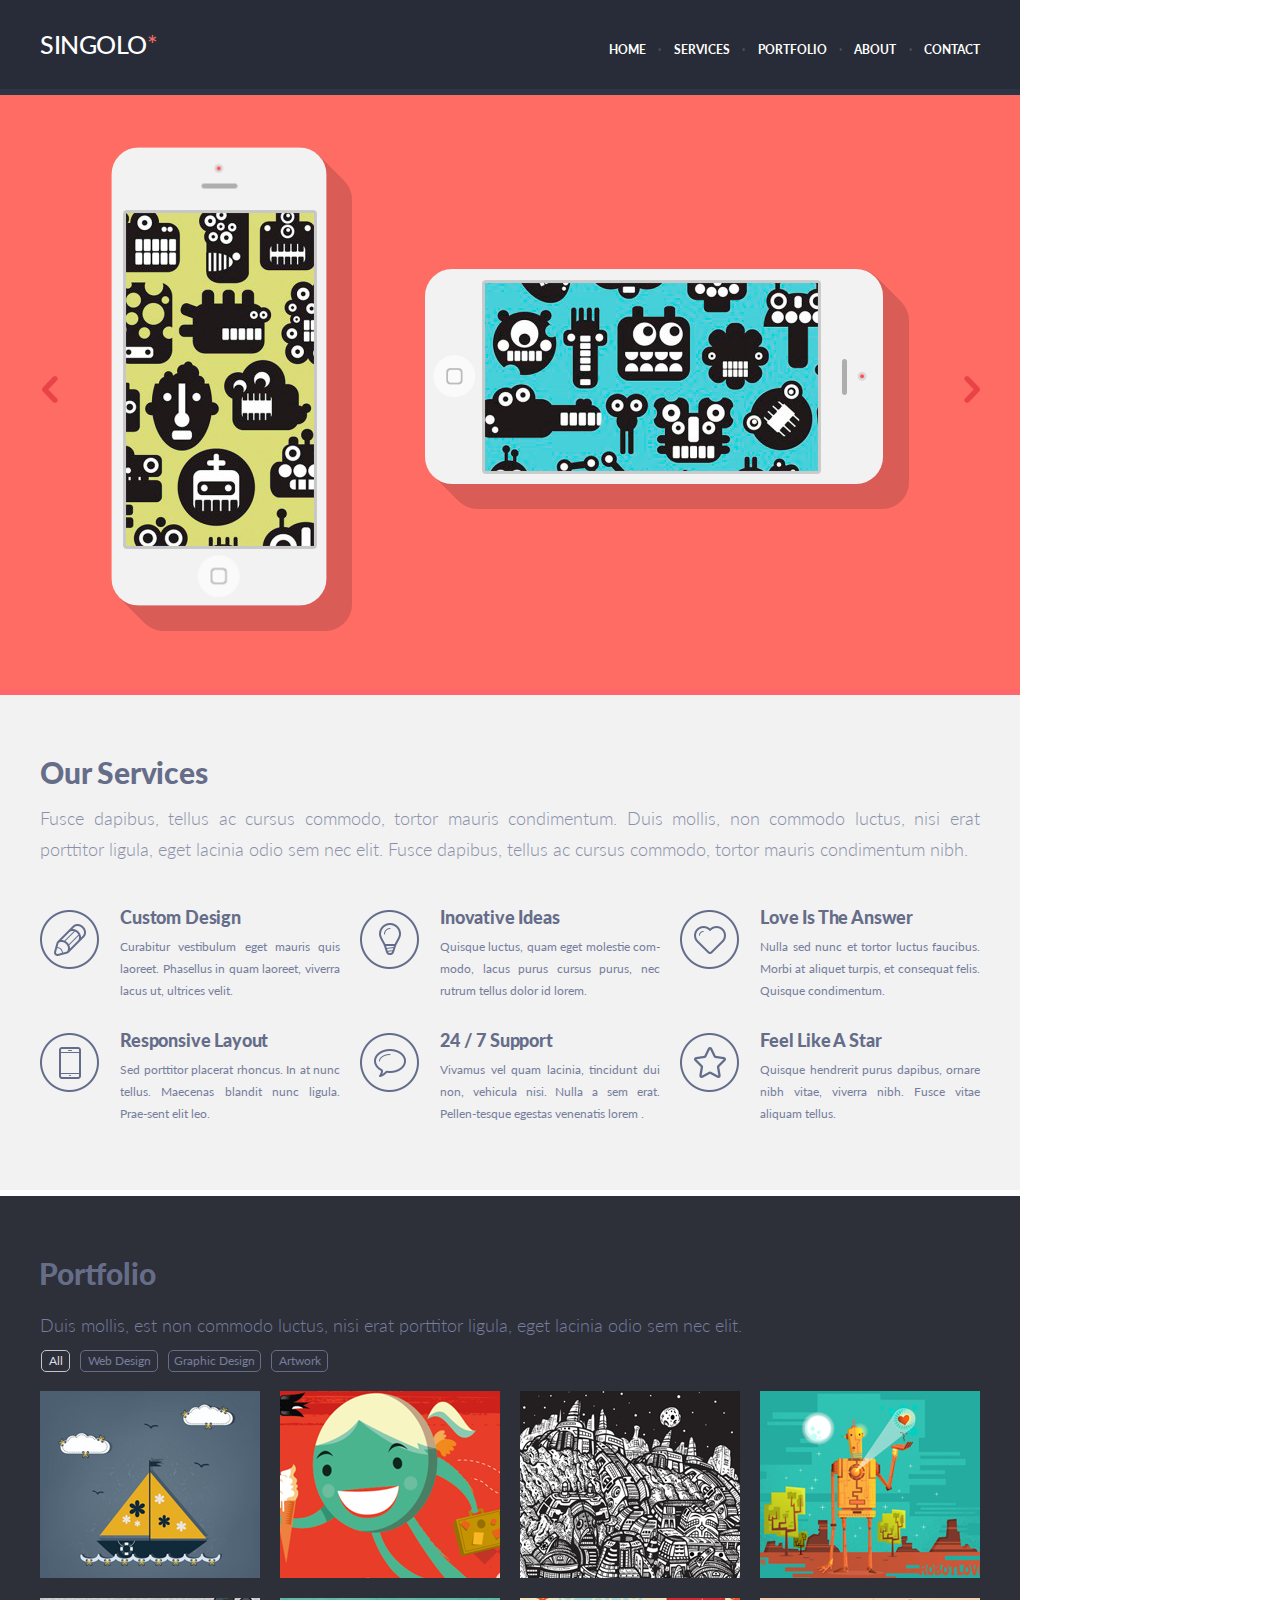
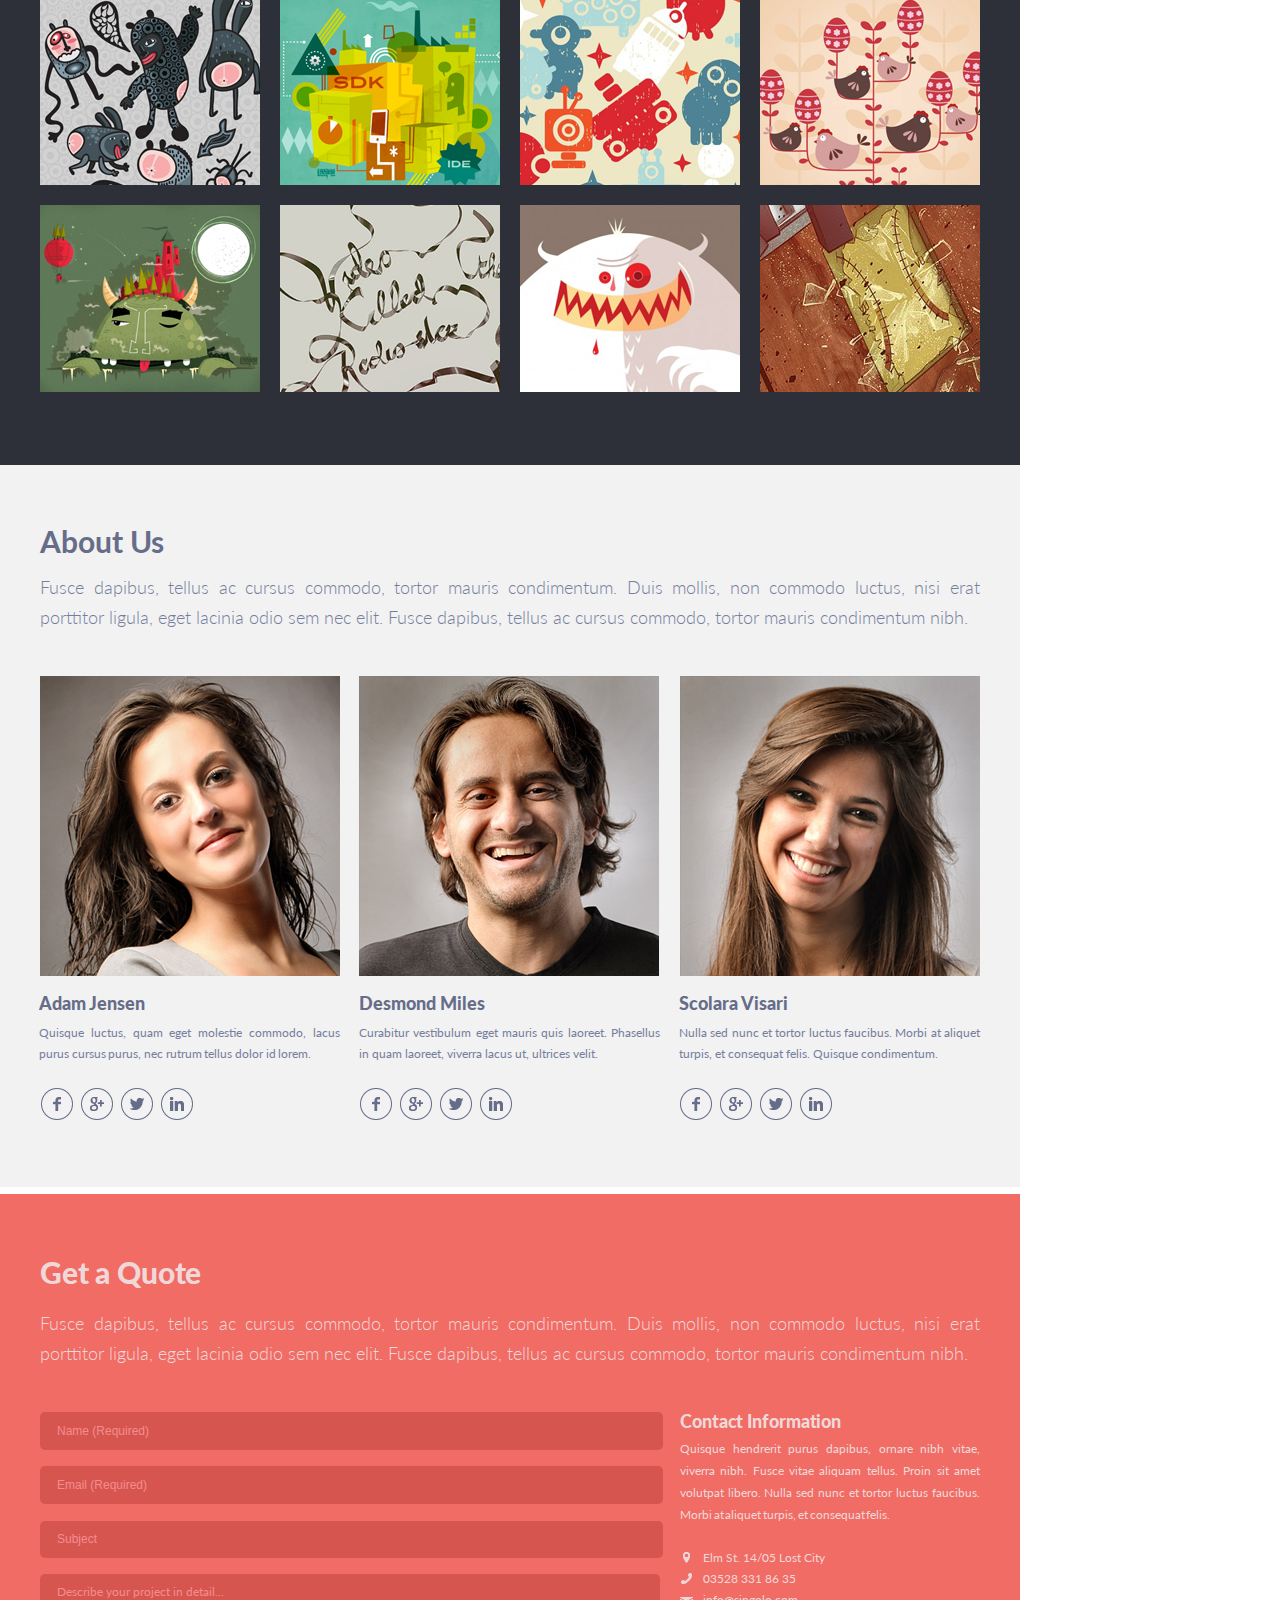
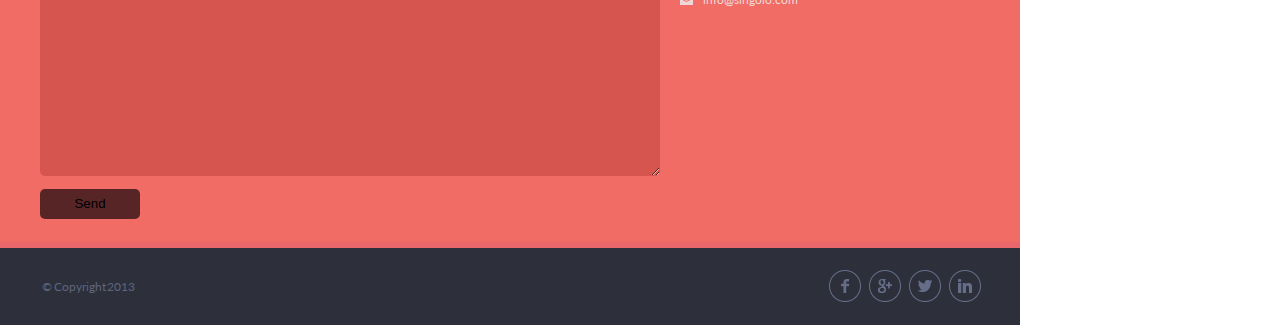
<file: index.html>
<!DOCTYPE html>
<html lang="en">
<head>
    <meta charset="UTF-8">
    <meta name="viewport" content="width=device-width, initial-scale=1.0">
    <link href="https://fonts.googleapis.com/css?family=Lato:300,400,500,700,900&display=swap" rel="stylesheet">
    <link href="./style.css" rel="stylesheet">
    <title>Singolo</title>
</head>
<body>
<header class="header" id="home">
    <div class="wrapper">
        <a href="#" class="logo">SINGOLO<span>*</span></a>
        <nav class="navigation">
            <div class="links">
                <div><a href="#home">HOME</a></div>
                <span>·</span>
                <div><a href="#services">SERVICES</a></div>
                <span>·</span>
                <div><a href="#portfolio">PORTFOLIO</a></div>
                <span>·</span>
                <div><a href="#about">ABOUT</a></div>
                <span>·</span>
                <div><a href="#contact">CONTACT</a></div>
            </div>
        </nav>
    </div>
</header>
<div class="header__bottom"></div>
<section class="slider">
    <div class="wrapper">
        <div class="controls">
            <div class="chev_left"></div>
            <div class="chev_right"></div>
        </div>
        <div class="slider_item active">
            <div class="slide1">
                <div class="iphone_vertical">
                    <span class="base"></span>
                    <span class="screen screen1"></span>
                    <span class="shadow"></span>
                </div>
                <div class="iphone_horizontal">
                    <span class="base"></span>
                    <span class="screen screen2"></span>
                    <span class="shadow"></span>
                </div>
            </div>
        </div>
        <div class="slider_item">
            <div class="slide2"></div>
        </div>
    </div>
</section>
<div class="slider__bottom"></div>
<section class="services" id="services">
    <div class="wrapper">
        <h1>Our Services</h1>
        <div class="slider_description">
            <div>Fusce dapibus, tellus ac cursus commodo, tortor mauris condimentum. Duis mollis, non commodo luctus,
                nisi erat porttitor ligula, eget lacinia odio sem nec elit. Fusce dapibus, tellus ac cursus commodo,
                tortor mauris condimentum nibh.
            </div>
        </div>
        <div class="layout-3-column">
            <div class="block">
                <div class="block__logo">
                    <span class="pen"></span>
                </div>
                <div>
                    <div class="block_header">Custom Design</div>
                    <div class="block_description">Curabitur vestibulum eget mauris quis laoreet. Phasellus in quam
                        laoreet, viverra lacus ut, ultrices velit.
                    </div>
                </div>
            </div>
            <div class="block">
                <div class="block__logo">
                    <span class="bulb"></span>
                </div>
                <div>
                    <div class="block_header">Inovative Ideas</div>
                    <div class="block_description">Quisque luctus, quam eget molestie com-modo, lacus purus cursus
                        purus, nec rutrum tellus dolor id lorem.
                    </div>
                </div>
            </div>
            <div class="block">
                <div class="block__logo">
                    <span class="heart"></span>
                </div>
                <div>
                    <div class="block_header">Love Is The Answer</div>
                    <div class="block_description">Nulla sed nunc et tortor luctus faucibus. Morbi at aliquet turpis,
                        et consequat felis. Quisque condimentum.
                    </div>
                </div>
            </div>
            <div class="block">
                <div class="block__logo">
                    <span class="phone"></span>
                </div>
                <div>
                    <div class="block_header">Responsive Layout</div>
                    <div class="block_description">Sed porttitor placerat rhoncus. In at nunc tellus. Maecenas blandit
                        nunc ligula. Prae-sent elit leo.
                    </div>
                </div>
            </div>
            <div class="block">
                <div class="block__logo">
                    <span class="bubble"></span>
                </div>
                <div>
                    <div class="block_header">24 / 7 Support</div>
                    <div class="block_description">Vivamus vel quam lacinia, tincidunt dui non, vehicula nisi. Nulla a
                        sem erat. Pellen-tesque egestas venenatis lorem .
                    </div>
                </div>
            </div>
            <div class="block">
                <div class="block__logo">
                    <span class="star"></span>
                </div>
                <div>
                    <div class="block_header">Feel Like A Star</div>
                    <div class="block_description">Quisque hendrerit purus dapibus, ornare nibh vitae, viverra nibh.
                        Fusce vitae aliquam tellus.
                    </div>
                </div>
            </div>
        </div>
    </div>
</section>
<div class="services-bottom"></div>
<main id="portfolio">
    <div class="wrapper">
        <div>
            <h2 class="main_header_title">Portfolio</h2>
            <div class="main_header_description">Duis mollis, est non commodo luctus, nisi erat porttitor ligula, eget
                lacinia odio sem nec elit.
            </div>
        </div>
        <div class="main_navigation">
            <div class="tag pinned">All</div>
            <div class="tag">Web Design</div>
            <div class="tag">Graphic Design</div>
            <div class="tag">Artwork</div>
        </div>
        <div class="pictures">
            <div class="picture">
                <span class="picture1"></span>
            </div>
            <div class="picture">
                <span class="picture2"></span>
            </div>
            <div class="picture">
                <span class="picture3"></span>
            </div>
            <div class="picture">
                <span class="picture4"></span>
            </div>
            <div class="picture">
                <span class="picture5"></span>
            </div>
            <div class="picture">
                <span class="picture6"></span>
            </div>
            <div class="picture">
                <span class="picture7"></span>
            </div>
            <div class="picture">
                <span class="picture8"></span>
            </div>
            <div class="picture">
                <span class="picture9"></span>
            </div>
            <div class="picture">
                <span class="picture10"></span>
            </div>
            <div class="picture">
                <span class="picture11"></span>
            </div>
            <div class="picture">
                <span class="picture12"></span>
            </div>
            <div class="picture">
                <span class="picture12"></span>
            </div>
            <div class="picture">
                <span class="picture12"></span>
            </div>
        </div>
        <div class="main_bottom_line"></div>
    </div>
</main>
<section class="people_section" id="about">
    <div class="wrapper">
        <h1 class="people_section_title">About Us</h1>
        <div class="people_section_description">
            Fusce dapibus, tellus ac cursus commodo, tortor mauris condimentum. Duis mollis, non commodo luctus, nisi
            erat porttitor ligula, eget lacinia odio sem nec elit. Fusce dapibus, tellus ac cursus commodo, tortor
            mauris condimentum nibh.
        </div>
        <div class="people">
            <div class="person_info">
                <div class="photo">
                    <span class="photo1"></span>
                </div>
                <h3 class="photo_name">Adam Jensen</h3>
                <p class="photo_description spaced">Quisque luctus, quam eget molestie commodo, lacus purus cursus
                    purus, nec rutrum tellus dolor id lorem.</p>
                <div class="first_person">
                    <div class="socials">
                        <div class="social">
                            <span class="facebook"></span>
                        </div>
                        <div class="social">
                            <span class="google"></span>
                        </div>
                        <div class="social">
                            <span class="twitter"></span>
                        </div>
                        <div class="social">
                            <span class="linkedin"></span>
                        </div>
                    </div>
                </div>
            </div>
            <div class="person_info">
                <div class="photo">
                    <span class="photo2"></span>
                </div>
                <h3 class="photo_name">Desmond Miles</h3>
                <p class="photo_description">Curabitur vestibulum eget mauris quis laoreet. Phasellus in quam laoreet,
                    viverra lacus ut, ultrices velit.</p>
                <div class="socials">
                    <div class="social">
                        <span class="facebook"></span>
                    </div>
                    <div class="social">
                        <span class="google"></span>
                    </div>
                    <div class="social">
                        <span class="twitter"></span>
                    </div>
                    <div class="social">
                        <span class="linkedin"></span>
                    </div>
                </div>
            </div>
            <div class="person_info">
                <div class="photo">
                    <span class="photo3"></span>
                </div>
                <h3 class="photo_name">Scolara Visari</h3>
                <p class="photo_description">Nulla sed nunc et tortor luctus faucibus. Morbi at aliquet turpis, et
                    consequat felis. Quisque condimentum.</p>
                <div class="socials">
                    <div class="social">
                        <span class="facebook"></span>
                    </div>
                    <div class="social">
                        <span class="google"></span>
                    </div>
                    <div class="social">
                        <span class="twitter"></span>
                    </div>
                    <div class="social">
                        <span class="linkedin"></span>
                    </div>
                </div>
            </div>
        </div>
        <div class="people_section_bottom_line"></div>
    </div>
</section>
<section class="quote" id="contact">
    <div class="wrapper">
        <h2 class="quote_title">Get a Quote</h2>
        <div class="quote_description">Fusce dapibus, tellus ac cursus commodo, tortor mauris condimentum. Duis mollis,
            non commodo luctus, nisi erat porttitor ligula, eget lacinia odio sem nec elit. Fusce dapibus, tellus ac
            cursus commodo, tortor mauris condimentum nibh.
        </div>
        <div class="quote_container">
            <form class="quote_form" onsubmit="popup()">
                <label>
                    <input class="comment_name" type="text" placeholder="Name (Required)" pattern="^[A-Za-z0-9]{8,}$"
                           required/>
                </label>
                <label>
                    <input class="comment_email" type="text" placeholder="Email (Required)"
                           pattern="^[a-z0-9._%+-]+@[a-z0-9.-]+\.[a-z]{2,4}$" required/>
                </label>
                <label>
                    <input class="comment_subject" type="text" placeholder="Subject"/>
                </label>
                <label>
                    <textarea class="comment_description" placeholder="Describe your project in detail..."></textarea>
                </label>
                <div class="button_submit">
                    <button id="show" type="submit">Send</button>
                </div>
            </form>
            <div class="popup">
                <div>
                    <h3>The letter was sent</h3>
                    <div class="popup-subject"></div>
                    <div class="popup-description"></div>
                    <div class="popupOkButton">OK</div>
                </div>
            </div>
            <div class="contact_info">
                <h3 class="contact_title">Contact Information</h3>
                <p class="contact_description">Quisque hendrerit purus dapibus, ornare nibh vitae, viverra nibh. Fusce
                    vitae aliquam tellus. Proin sit amet volutpat libero. Nulla sed nunc et tortor luctus faucibus.
                    Morbi at aliquet turpis, et consequat felis.</p>
                <div class="item_info">
                    <div class="item_icon">
                        <span class="location_icon"></span>
                    </div>
                    <div class="location_text">Elm St. 14/05 Lost City</div>
                </div>
                <div class="item_info">
                    <div class="item_icon">
                        <span class="phone_icon"></span>
                    </div>
                    <a href="tel:035283318635" class="phone_link">
                        <div class="phone_text">03528 331 86 35</div>
                    </a>
                </div>
                <div class="item_info">
                    <div class="item_icon">
                        <span class="email_icon"></span>
                    </div>
                    <a href="mailto:ask@info@singolo.com" class="email_link">
                        <div class="email_text">info@singolo.com</div>
                    </a>
                </div>
            </div>
        </div>
    </div>
</section>
<div class="quote_bottom_line"></div>
<footer>
    <div class="wrapper">
        <div class="copyright">© Copyright 2013</div>
        <div class="bottom_socials">
            <div class="social">
                <span class="facebook"></span>
            </div>
            <div class="social">
                <span class="google"></span>
            </div>
            <div class="social">
                <span class="twitter"></span>
            </div>
            <div class="social">
                <span class="linkedin"></span>
            </div>
        </div>
    </div>
</footer>
<script src="./script.js"></script>
</body>
</html>
</file>
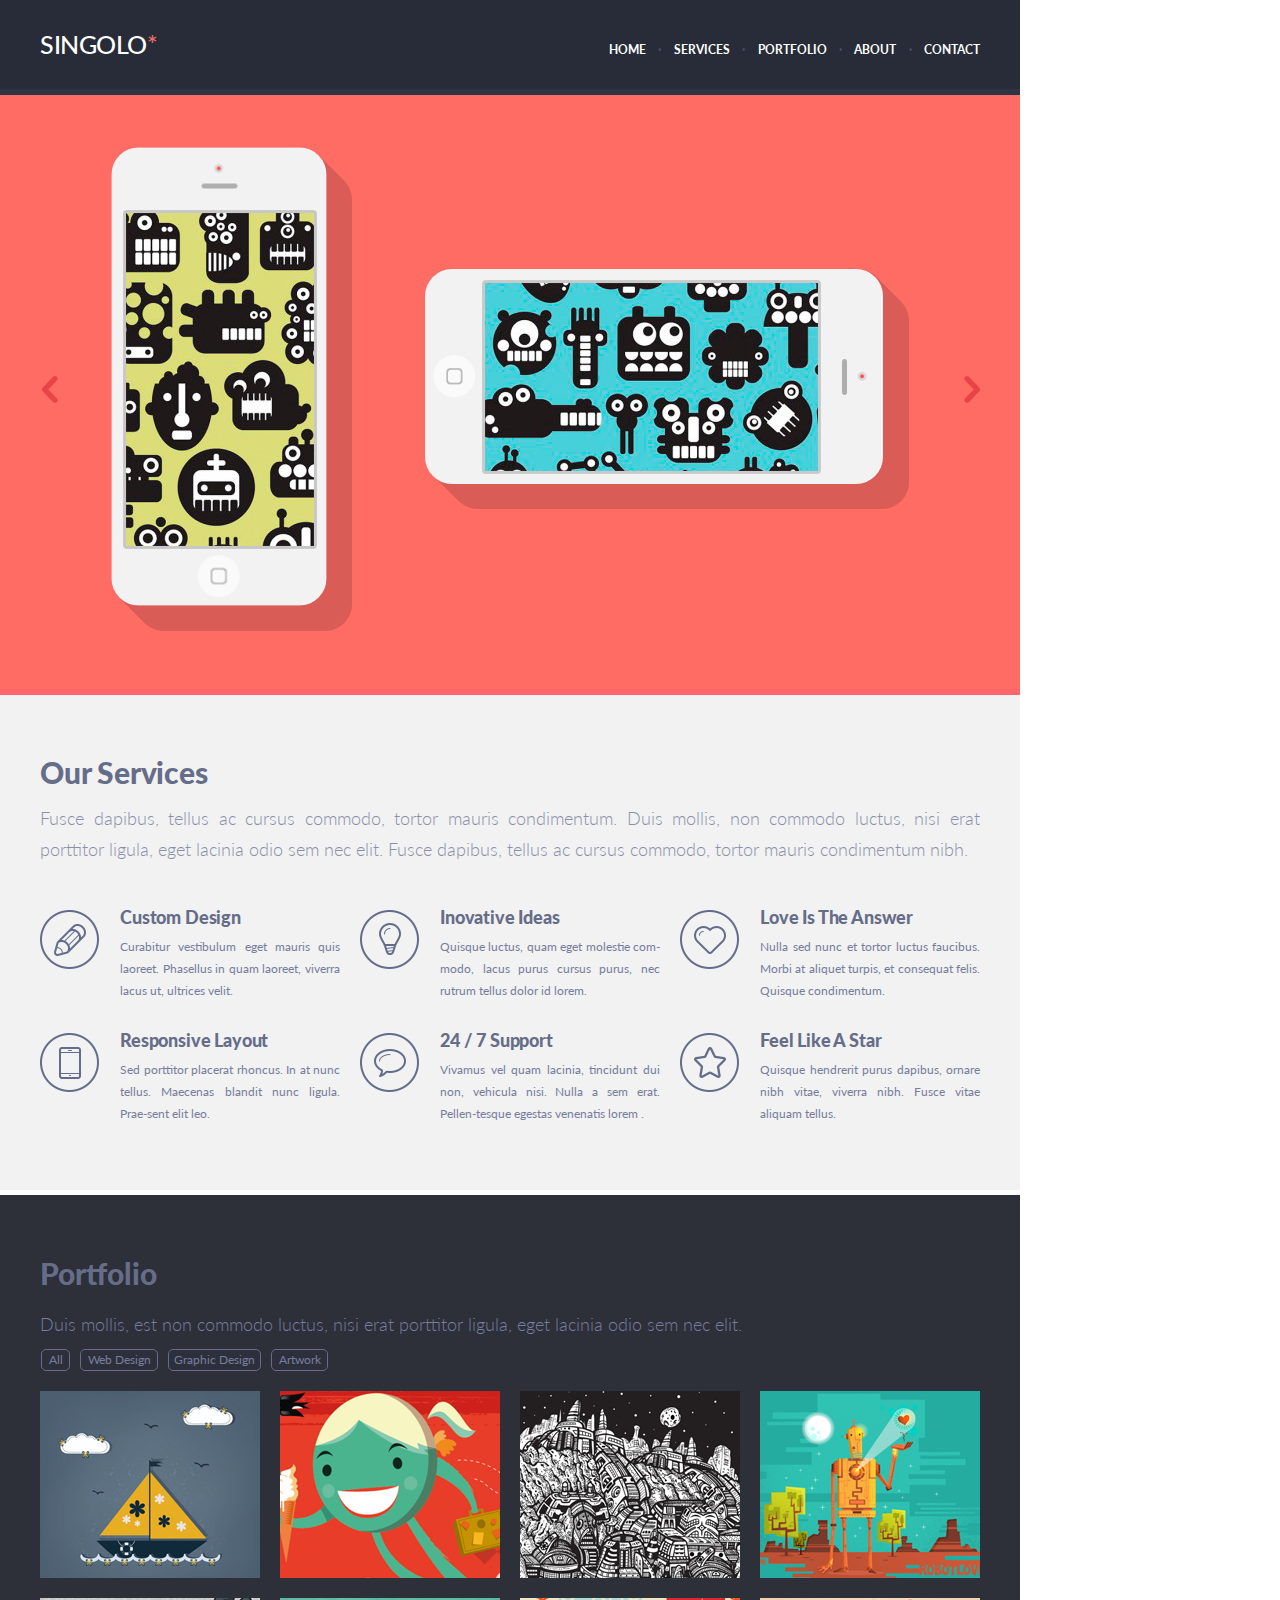
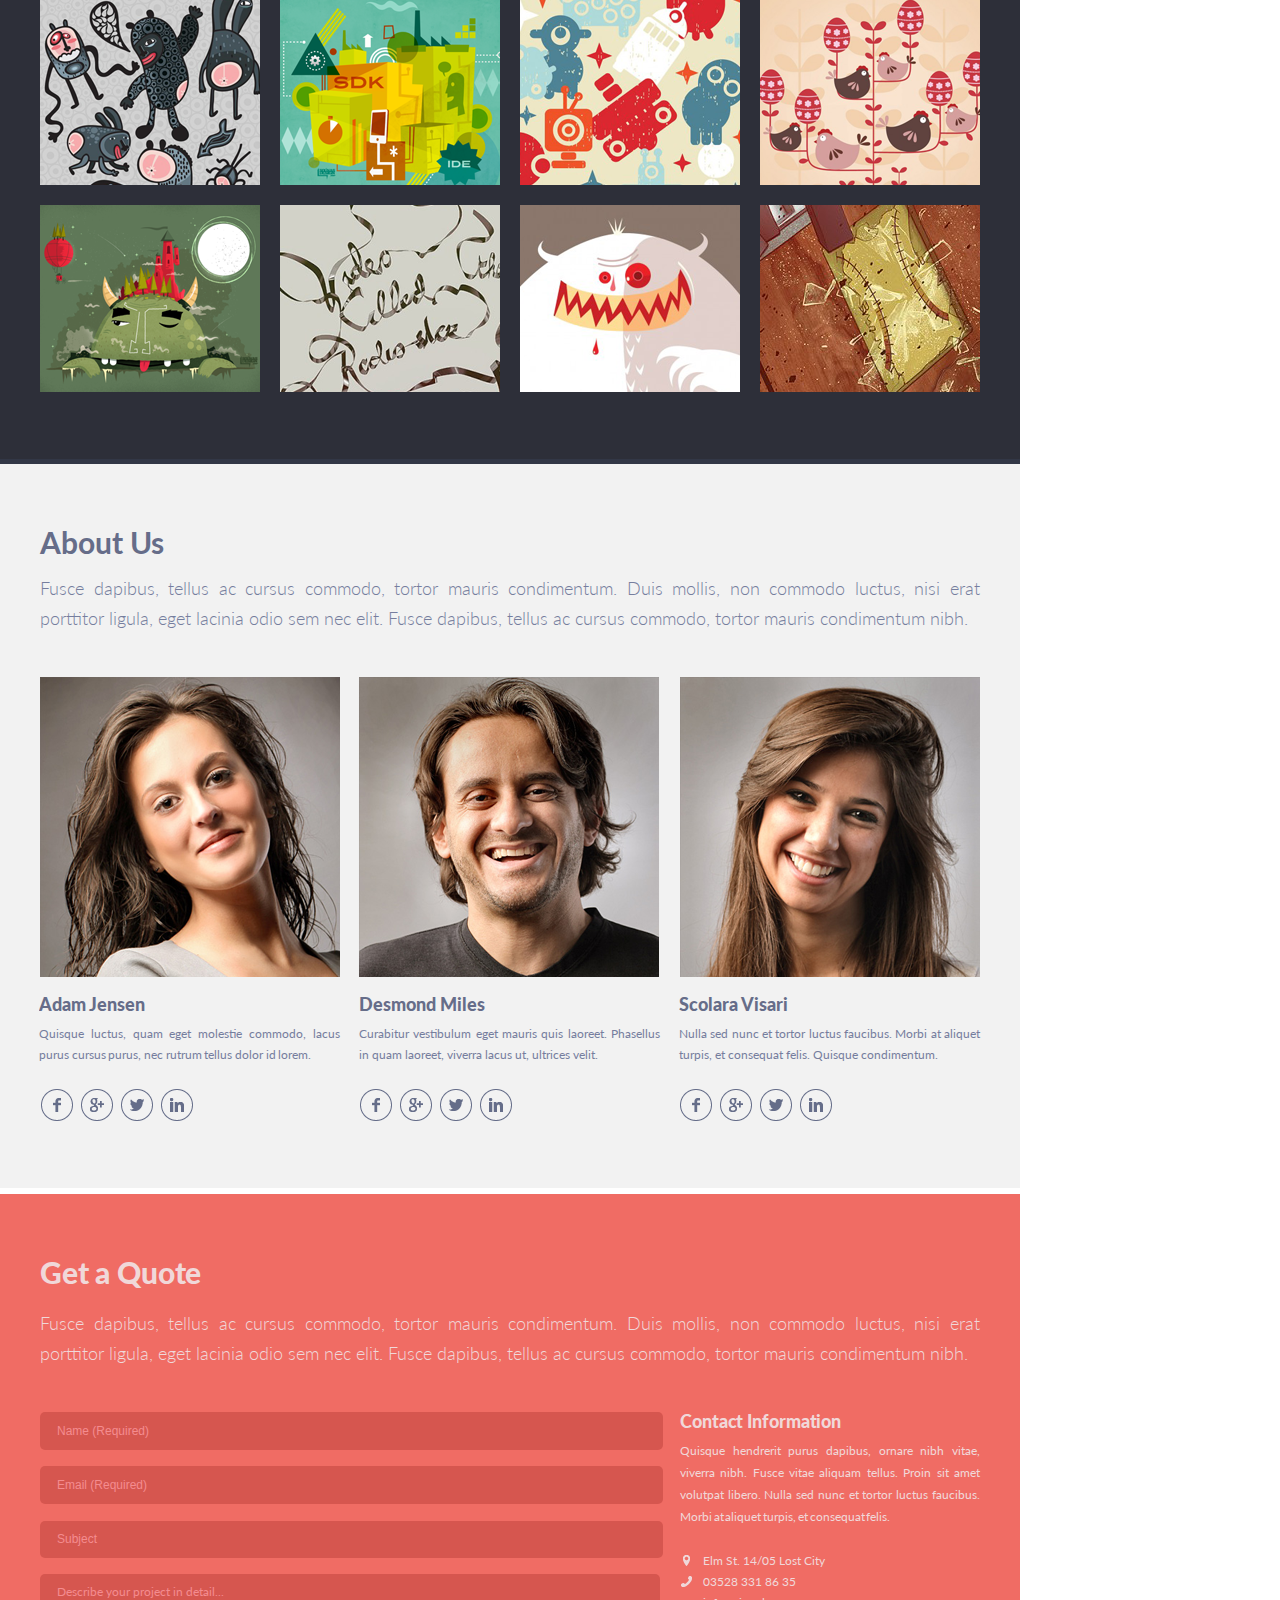
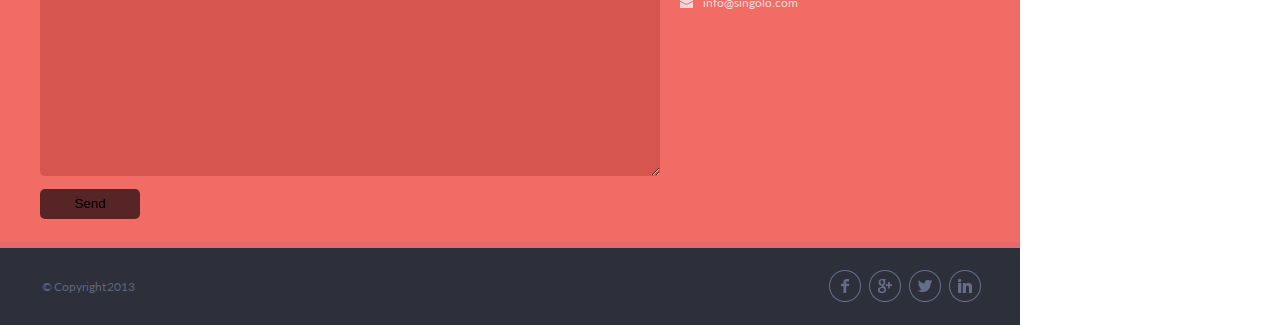
<file: singolo.html>
<!DOCTYPE html>
<html lang="en">
<head>
    <meta charset="UTF-8">
    <meta name="viewport" content="width=device-width, initial-scale=1.0">
    <link href="https://fonts.googleapis.com/css?family=Lato:300,400,500,700,900&display=swap" rel="stylesheet">
    <link href="singolo.css" rel="stylesheet">
    <title>Singolo</title>
</head>
<body>
<header class="header">
    <div class="wrapper">
        <a href="#" class="logo">SINGOLO<span>*</span></a>
        <nav class="navigation">
            <div class="links">
                <div>HOME</div>
                <span>·</span>
                <div>SERVICES</div>
                <span>·</span>
                <div>PORTFOLIO</div>
                <span>·</span>
                <div>ABOUT</div>
                <span>·</span>
                <div>CONTACT</div>
            </div>
        </nav>
    </div>
</header>
<div class="header__bottom"></div>
<section class="slider">
    <div class="wrapper">
        <div class="slider__content">
            <div class="chev_left"></div>
            <div class="iphone_vertical">
                <span class="base"></span>
                <span class="screen"></span>
                <span class="shadow"></span>
            </div>
            <div class="iphone_horizontal">
                <span class="base"></span>
                <span class="screen"></span>
                <span class="shadow"></span>
            </div>
            <div class="chev_right"></div>
        </div>
    </div>
</section>
<div class="slider__bottom"></div>
<section class="services">
    <div class="wrapper">
        <h1>Our Services</h1>
        <div class="slider_description">
            <div>Fusce dapibus, tellus ac cursus commodo, tortor mauris condimentum. Duis mollis, non commodo luctus,
                nisi erat porttitor ligula, eget lacinia odio sem nec elit. Fusce dapibus, tellus ac cursus commodo,
                tortor mauris condimentum nibh.
            </div>
        </div>
        <div class="layout-3-column">
            <div class="block">
                <div class="block__logo">
                    <span class="pen"></span>
                </div>
                <div>
                    <div class="block_header">Custom Design</div>
                    <div class="block_description">Curabitur vestibulum eget mauris quis laoreet. Phasellus in quam
                        laoreet, viverra lacus ut, ultrices velit.
                    </div>
                </div>
            </div>
            <div class="block">
                <div class="block__logo">
                    <span class="bulb"></span>
                </div>
                <div>
                    <div class="block_header">Inovative Ideas</div>
                    <div class="block_description">Quisque luctus, quam eget molestie com-modo, lacus purus cursus
                        purus, nec rutrum tellus dolor id lorem.
                    </div>
                </div>
            </div>
            <div class="block">
                <div class="block__logo">
                    <span class="heart"></span>
                </div>
                <div>
                    <div class="block_header">Love Is The Answer</div>
                    <div class="block_description">Nulla sed nunc et tortor luctus faucibus. Morbi at aliquet turpis,
                        et consequat felis. Quisque condimentum.
                    </div>
                </div>
            </div>
            <div class="block">
                <div class="block__logo">
                    <span class="phone"></span>
                </div>
                <div>
                    <div class="block_header">Responsive Layout</div>
                    <div class="block_description">Sed porttitor placerat rhoncus. In at nunc tellus. Maecenas blandit
                        nunc ligula. Prae-sent elit leo.
                    </div>
                </div>
            </div>
            <div class="block">
                <div class="block__logo">
                    <span class="bubble"></span>
                </div>
                <div>
                    <div class="block_header">24 / 7 Support</div>
                    <div class="block_description">Vivamus vel quam lacinia, tincidunt dui non, vehicula nisi. Nulla a
                        sem erat. Pellen-tesque egestas venenatis lorem .
                    </div>
                </div>
            </div>
            <div class="block">
                <div class="block__logo">
                    <span class="star"></span>
                </div>
                <div>
                    <div class="block_header">Feel Like A Star</div>
                    <div class="block_description">Quisque hendrerit purus dapibus, ornare nibh vitae, viverra nibh.
                        Fusce vitae aliquam tellus.
                    </div>
                </div>
            </div>
        </div>
    </div>
</section>
<div class="services-bottom"></div>
<main>
    <div class="wrapper">
        <div>
            <h2 class="main_header_title">Portfolio</h2>
            <div class="main_header_description">Duis mollis, est non commodo luctus, nisi erat porttitor ligula, eget
                lacinia odio sem nec elit.
            </div>
        </div>
        <div class="main_navigation">
            <div class="tag">All</div>
            <div class="tag">Web Design</div>
            <div class="tag">Graphic Design</div>
            <div class="tag">Artwork</div>
        </div>
        <div class="pictures">
            <div class="picture">
                <span class="picture1"></span>
            </div>
            <div class="picture">
                <span class="picture2"></span>
            </div>
            <div class="picture">
                <span class="picture3"></span>
            </div>
            <div class="picture">
                <span class="picture4"></span>
            </div>
            <div class="picture">
                <span class="picture5"></span>
            </div>
            <div class="picture">
                <span class="picture6"></span>
            </div>
            <div class="picture">
                <span class="picture7"></span>
            </div>
            <div class="picture">
                <span class="picture8"></span>
            </div>
            <div class="picture">
                <span class="picture9"></span>
            </div>
            <div class="picture">
                <span class="picture10"></span>
            </div>
            <div class="picture">
                <span class="picture11"></span>
            </div>
            <div class="picture">
                <span class="picture12"></span>
            </div>
            <div class="picture">
                <span class="picture12"></span>
            </div>
            <div class="picture">
                <span class="picture12"></span>
            </div>
        </div>
        <div class="main_bottom_line"></div>
    </div>
</main>
<section class="people_section">
    <div class="wrapper">
        <h1 class="people_section_title">About Us</h1>
        <div class="people_section_description">
            Fusce dapibus, tellus ac cursus commodo, tortor mauris condimentum. Duis mollis, non commodo luctus, nisi
            erat porttitor ligula, eget lacinia odio sem nec elit. Fusce dapibus, tellus ac cursus commodo, tortor
            mauris condimentum nibh.
        </div>
        <div class="people">
            <div class="person_info">
                <div class="photo">
                    <span class="photo1"></span>
                </div>
                <h3 class="photo_name">Adam Jensen</h3>
                <p class="photo_description spaced">Quisque luctus, quam eget molestie commodo, lacus purus cursus
                    purus, nec rutrum tellus dolor id lorem.</p>
                <div class="first_person">
                    <div class="socials">
                        <div class="social">
                            <span class="facebook"></span>
                        </div>
                        <div class="social">
                            <span class="google"></span>
                        </div>
                        <div class="social">
                            <span class="twitter"></span>
                        </div>
                        <div class="social">
                            <span class="linkedin"></span>
                        </div>
                    </div>
                </div>
            </div>
            <div class="person_info">
                <div class="photo">
                    <span class="photo2"></span>
                </div>
                <h3 class="photo_name">Desmond Miles</h3>
                <p class="photo_description">Curabitur vestibulum eget mauris quis laoreet. Phasellus in quam laoreet,
                    viverra lacus ut, ultrices velit.</p>
                <div class="socials">
                    <div class="social">
                        <span class="facebook"></span>
                    </div>
                    <div class="social">
                        <span class="google"></span>
                    </div>
                    <div class="social">
                        <span class="twitter"></span>
                    </div>
                    <div class="social">
                        <span class="linkedin"></span>
                    </div>
                </div>
            </div>
            <div class="person_info">
                <div class="photo">
                    <span class="photo3"></span>
                </div>
                <h3 class="photo_name">Scolara Visari</h3>
                <p class="photo_description">Nulla sed nunc et tortor luctus faucibus. Morbi at aliquet turpis, et
                    consequat felis. Quisque condimentum.</p>
                <div class="socials">
                    <div class="social">
                        <span class="facebook"></span>
                    </div>
                    <div class="social">
                        <span class="google"></span>
                    </div>
                    <div class="social">
                        <span class="twitter"></span>
                    </div>
                    <div class="social">
                        <span class="linkedin"></span>
                    </div>
                </div>
            </div>
        </div>
        <div class="people_section_bottom_line"></div>
    </div>
</section>
<section class="quote">
    <div class="wrapper">
        <h2 class="quote_title">Get a Quote</h2>
        <div class="quote_description">Fusce dapibus, tellus ac cursus commodo, tortor mauris condimentum. Duis mollis,
            non commodo luctus, nisi erat porttitor ligula, eget lacinia odio sem nec elit. Fusce dapibus, tellus ac
            cursus commodo, tortor mauris condimentum nibh.
        </div>
        <div class="quote_container">
            <form class="quote_form" method="get" action="#">
                <label>
                    <input class="comment_name" type="text" placeholder="Name (Required)" pattern="^[A-Za-z0-9]{8,}$"
                           required/>
                </label>
                <label>
                    <input class="comment_email" type="text" placeholder="Email (Required)"
                           pattern="^[a-z0-9._%+-]+@[a-z0-9.-]+\.[a-z]{2,4}$" required/>
                </label>
                <label>
                    <input class="comment_subject" type="text" placeholder="Subject"/>
                </label>
                <label>
                    <textarea class="comment_description" placeholder="Describe your project in detail..."></textarea>
                </label>
                <div class="button_submit">
                    <button type="submit">Send</button>
                </div>
            </form>
            <div class="contact_info">
                <h3 class="contact_title">Contact Information</h3>
                <p class="contact_description">Quisque hendrerit purus dapibus, ornare nibh vitae, viverra nibh. Fusce
                    vitae aliquam tellus. Proin sit amet volutpat libero. Nulla sed nunc et tortor luctus faucibus.
                    Morbi at aliquet turpis, et consequat felis.</p>
                <div class="item_info">
                    <div class="item_icon">
                        <span class="location_icon"></span>
                    </div>
                    <div class="location_text">Elm St. 14/05 Lost City</div>
                </div>
                <div class="item_info">
                    <div class="item_icon">
                        <span class="phone_icon"></span>
                    </div>
                    <a href="tel:035283318635" class="phone_link">
                        <div class="phone_text">03528 331 86 35</div>
                    </a>
                </div>
                <div class="item_info">
                    <div class="item_icon">
                        <span class="email_icon"></span>
                    </div>
                    <a href="mailto:ask@info@singolo.com" class="email_link">
                        <div class="email_text">info@singolo.com</div>
                    </a>
                </div>
            </div>
        </div>
    </div>
</section>
<div class="quote_bottom_line"></div>
<footer>
    <div class="wrapper">
        <div class="copyright">© Copyright 2013</div>
        <div class="bottom_socials">
            <div class="social">
                <span class="facebook"></span>
            </div>
            <div class="social">
                <span class="google"></span>
            </div>
            <div class="social">
                <span class="twitter"></span>
            </div>
            <div class="social">
                <span class="linkedin"></span>
            </div>
        </div>
    </div>
</footer>
</body>
</html>
</file>
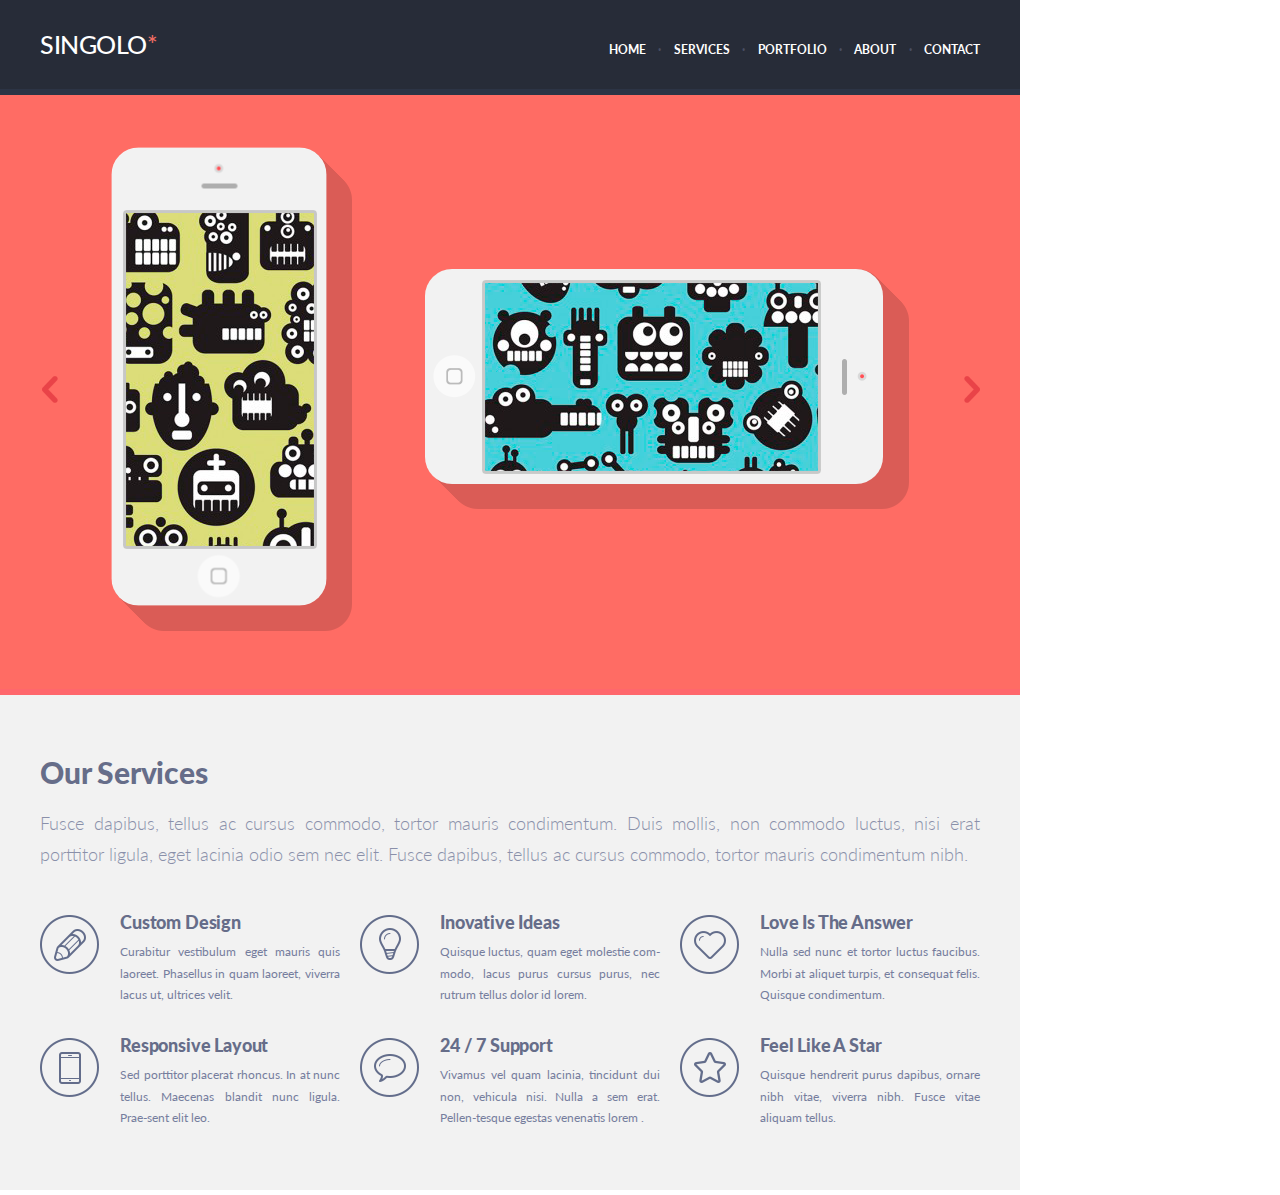
<file: singolo1.html>
<!DOCTYPE html>
<html lang="en">
<head>
    <meta charset="UTF-8">
    <meta name="viewport" content="width=device-width, initial-scale=1.0">
    <link href="https://fonts.googleapis.com/css?family=Lato:300,400,500,700,900&display=swap" rel="stylesheet">
    <link href="./singolo1.css" rel="stylesheet">
    <title>Singolo</title>
</head>
<body>
<header class="header">
    <div class="wrapper">
        <a href="#" class="logo">SINGOLO<span>*</span></a>
        <nav class="navigation">
            <div class="links">
                <div>HOME</div>
                <span>·</span>
                <div>SERVICES</div>
                <span>·</span>
                <div>PORTFOLIO</div>
                <span>·</span>
                <div>ABOUT</div>
                <span>·</span>
                <div>CONTACT</div>
            </div>
        </nav>
    </div>
</header>
<div class="header__bottom"></div>
<section class="slider">
    <div class="wrapper">
        <div class="slider__content">
            <div class="chev_left"></div>
            <div class="iphone_vertical">
                <span class="base"></span>
                <span class="screen"></span>
                <span class="shadow"></span>
            </div>
            <div class="iphone_horizontal">
                <span class="base"></span>
                <span class="screen"></span>
                <span class="shadow"></span>
            </div>
            <div class="chev_right"></div>
        </div>
    </div>
</section>
<div class="slider__bottom"></div>
<footer class="services">
    <div class="wrapper">
        <h1>Our Services</h1>
        <div class="description">
            <div>Fusce dapibus, tellus ac cursus commodo, tortor mauris condimentum. Duis mollis, non commodo luctus,
                nisi erat porttitor ligula, eget lacinia odio sem nec elit. Fusce dapibus, tellus ac cursus commodo, tortor mauris condimentum nibh.</div>
        </div>
        <div class="layout-3-column">
            <div class="block">
                <div class="block__logo">
                    <span class="pen"></span>
                </div>
                <div>
                    <div class="block_header">Custom Design</div>
                    <div class="block__description">Curabitur vestibulum eget mauris quis laoreet. Phasellus in quam laoreet, viverra lacus ut, ultrices velit.</div>
                </div>
            </div>
            <div class="block">
                <div class="block__logo">
                    <span class="bulb"></span>
                </div>
                <div>
                    <div class="block_header">Inovative Ideas</div>
                    <div class="block__description">Quisque luctus, quam eget molestie com-modo, lacus purus cursus purus, nec rutrum tellus dolor id lorem.</div>
                </div>
            </div>
            <div class="block">
                <div class="block__logo">
                    <span class="heart"></span>
                </div>
                <div>
                    <div class="block_header">Love Is The Answer</div>
                    <div class="block__description">Nulla sed nunc et tortor luctus faucibus. Morbi at aliquet turpis, et consequat felis. Quisque condimentum.</div>
                </div>
            </div>
            <div class="block">
                <div class="block__logo">
                    <span class="phone"></span>
                </div>
                <div>
                    <div class="block_header">Responsive Layout</div>
                    <div class="block__description">Sed porttitor placerat rhoncus. In at nunc tellus. Maecenas blandit nunc ligula. Prae-sent elit leo.</div>
                </div>
            </div>
            <div class="block">
                <div class="block__logo">
                    <span class="bubble"></span>
                </div>
                <div>
                    <div class="block_header">24 / 7 Support</div>
                    <div class="block__description">Vivamus vel quam lacinia, tincidunt dui non, vehicula nisi. Nulla a sem erat. Pellen-tesque egestas venenatis lorem .</div>
                </div>
            </div>
            <div class="block">
                <div class="block__logo">
                    <span class="star"></span>
                </div>
                <div>
                    <div class="block_header">Feel Like A Star</div>
                    <div class="block__description">Quisque hendrerit purus dapibus, ornare nibh vitae, viverra nibh. Fusce vitae aliquam tellus.</div>
                </div>
            </div>
        </div>
    </div>
</footer>
<div class="services-bottom"></div>
</body>
</html>
</file>
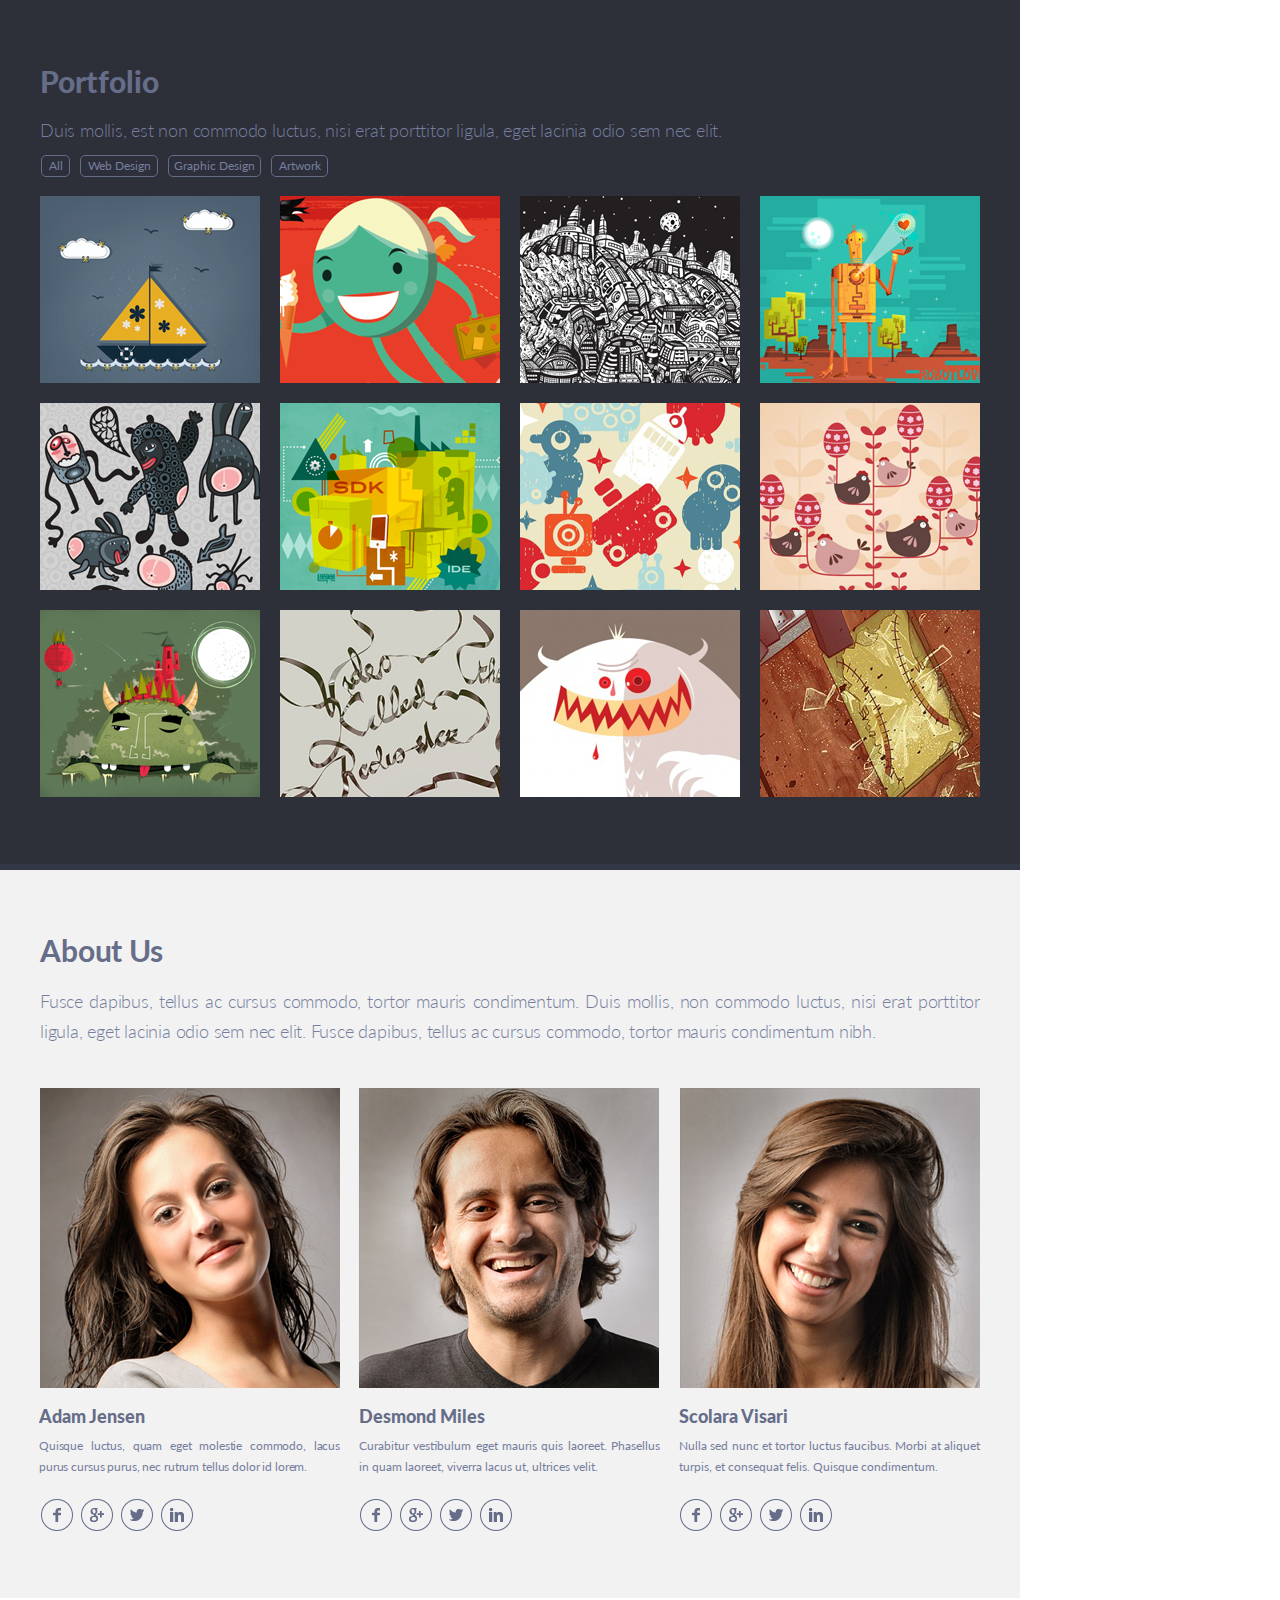
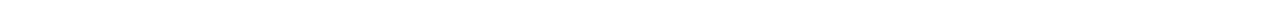
<file: singolo2.html>
<!DOCTYPE html>
<html lang="en">
<head>
    <meta charset="UTF-8">
    <title>Singolo part 2</title>
    <link href="https://fonts.googleapis.com/css?family=Lato:300,400,900&display=swap" rel="stylesheet">
    <link href="./singolo2.css" rel="stylesheet">
</head>
<body>
<main>
    <div class="wrapper">
        <div class="header">
            <h2 class="header_title">Portfolio</h2>
            <div class="header_description">Duis mollis, est non commodo luctus, nisi erat porttitor ligula, eget lacinia odio sem nec elit.</div>
        </div>
        <div class="navigation">
            <div class="tag">All</div>
            <div class="tag">Web Design</div>
            <div class="tag">Graphic Design</div>
            <div class="tag">Artwork</div>
        </div>
        <div class="pictures">
            <div class="picture">
                <span class="picture1"></span>
            </div>
            <div class="picture">
                <span class="picture2"></span>
            </div>
            <div class="picture">
                <span class="picture3"></span>
            </div>
            <div class="picture">
                <span class="picture4"></span>
            </div>
            <div class="picture">
                <span class="picture5"></span>
            </div>
            <div class="picture">
                <span class="picture6"></span>
            </div>
            <div class="picture">
                <span class="picture7"></span>
            </div>
            <div class="picture">
                <span class="picture8"></span>
            </div>
            <div class="picture">
                <span class="picture9"></span>
            </div>
            <div class="picture">
                <span class="picture10"></span>
            </div>
            <div class="picture">
                <span class="picture11"></span>
            </div>
            <div class="picture">
                <span class="picture12"></span>
            </div>
            <div class="picture">
                <span class="picture12"></span>
            </div>
            <div class="picture">
                <span class="picture12"></span>
            </div>
        </div>
        <div class="main_bottom_line"></div>
    </div>
</main>
<footer>
    <div class="wrapper">
        <h1 class="footer_title">About Us</h1>
        <div class="footer_description">
            Fusce dapibus, tellus ac cursus commodo, tortor mauris condimentum. Duis mollis, non commodo luctus, nisi erat porttitor ligula, eget lacinia odio sem nec elit. Fusce dapibus, tellus ac cursus commodo, tortor mauris condimentum nibh.
        </div>
        <div class="people">
            <div class="person_info">
                <div class="photo">
                    <span class="photo1"></span>
                </div>
                <h3 class="photo_name">Adam Jensen</h3>
                <p class="photo_description spaced">Quisque luctus, quam eget molestie commodo, lacus purus cursus purus, nec rutrum tellus dolor id lorem.</p>
                <div class="first_person">
                    <div class="socials">
                        <div class="social">
                            <span class="facebook"></span>
                        </div>
                        <div class="social">
                            <span class="google"></span>
                        </div>
                        <div class="social">
                            <span class="twitter"></span>
                        </div>
                        <div class="social">
                            <span class="linkedin"></span>
                        </div>
                    </div>
                </div>
            </div>
            <div class="person_info">
                <div class="photo">
                    <span class="photo2"></span>
                </div>
                <h3 class="photo_name">Desmond Miles</h3>
                <p class="photo_description">Curabitur vestibulum eget mauris quis laoreet. Phasellus in quam laoreet, viverra lacus ut, ultrices velit.</p>
                <div class="socials">
                    <div class="social">
                        <span class="facebook"></span>
                    </div>
                    <div class="social">
                        <span class="google"></span>
                    </div>
                    <div class="social">
                        <span class="twitter"></span>
                    </div>
                    <div class="social">
                        <span class="linkedin"></span>
                    </div>
                </div>
            </div>
            <div class="person_info">
                <div class="photo">
                    <span class="photo3"></span>
                </div>
                <h3 class="photo_name">Scolara Visari</h3>
                <p class="photo_description">Nulla sed nunc et tortor luctus faucibus. Morbi at aliquet turpis, et consequat felis. Quisque condimentum.</p>
                <div class="socials">
                    <div class="social">
                        <span class="facebook"></span>
                    </div>
                    <div class="social">
                        <span class="google"></span>
                    </div>
                    <div class="social">
                        <span class="twitter"></span>
                    </div>
                    <div class="social">
                        <span class="linkedin"></span>
                    </div>
                </div>
            </div>
        </div>
        <div class="footer_bottom_line"></div>
    </div>
</footer>
</body>
</html>
</file>
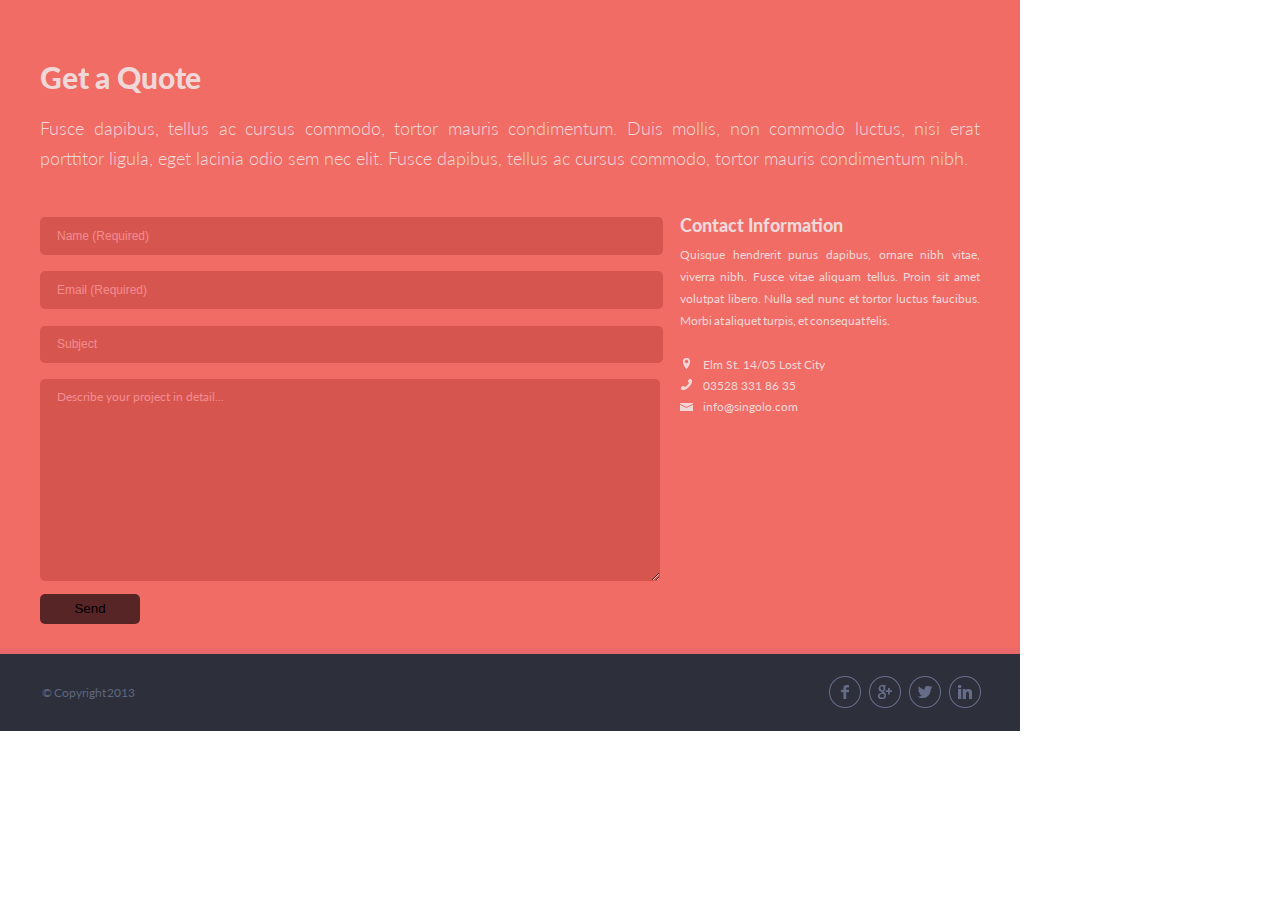
<file: singolo3.html>
<!DOCTYPE html>
<html lang="en">
<head>
    <meta charset="UTF-8">
    <title>Singolo part 3</title>
    <link rel="stylesheet" type="text/css" href="singolo3.css"/>
    <link href="https://fonts.googleapis.com/css?family=Lato:300,400,900&display=swap" rel="stylesheet">
</head>
<body>
    <section class="quote">
        <div class="wrapper">
            <h2 class="quote_title">Get a Quote</h2>
            <div class="quote_description">Fusce dapibus, tellus ac cursus commodo, tortor mauris condimentum. Duis mollis, non commodo luctus, nisi erat porttitor ligula, eget lacinia odio sem nec elit. Fusce dapibus, tellus ac cursus commodo, tortor mauris condimentum nibh.</div>
            <div class="quote_container">
                <form class="quote_form" method="get" action="#">
                    <label>
                        <input class="comment_name" type="text" placeholder="Name (Required)" pattern="^[A-Za-z0-9]{8,}$" required/>
                    </label>
                    <label>
                        <input class="comment_email" type="text" placeholder="Email (Required)" pattern="^[a-z0-9._%+-]+@[a-z0-9.-]+\.[a-z]{2,4}$" required/>
                    </label>
                    <label>
                        <input class="comment_subject" type="text" placeholder="Subject"/>
                    </label>
                    <label>
                        <textarea class="comment_description" placeholder="Describe your project in detail..."></textarea>
                    </label>
                    <div class="button_submit">
                        <button type="submit">Send</button>
                    </div>
                </form>
                <div class="contact_info">
                    <h3 class="contact_title">Contact Information</h3>
                    <p class="contact_description">Quisque hendrerit purus dapibus, ornare nibh vitae, viverra nibh. Fusce vitae aliquam tellus. Proin sit amet volutpat libero. Nulla sed nunc et tortor luctus faucibus. Morbi at aliquet turpis, et consequat felis.</p>
                    <div class="item_info">
                        <div class="item_icon">
                            <span class="location_icon"></span>
                        </div>
                        <div class="location_text">Elm St. 14/05 Lost City</div>
                    </div>
                    <div class="item_info">
                        <div class="item_icon">
                            <span class="phone_icon"></span>
                        </div>
                        <a href="tel:035283318635" class="phone_link">
                            <div class="phone_text">03528 331 86 35</div>
                        </a>
                    </div>
                    <div class="item_info">
                        <div class="item_icon">
                            <span class="email_icon"></span>
                        </div>
                        <a href="mailto:ask" class="email_link">
                            <div class="email_text">info@singolo.com</div>
                        </a>
                    </div>
                </div>
            </div>
        </div>
    </section>
    <div class="quote_bottom_line"></div>
    <footer>
        <div class="wrapper">
            <div class="copyright">© Copyright 2013</div>
            <div class="socials">
                <div class="social">
                    <span class="facebook"></span>
                </div>
                <div class="social">
                    <span class="google"></span>
                </div>
                <div class="social">
                    <span class="twitter"></span>
                </div>
                <div class="social">
                    <span class="linkedin"></span>
                </div>
            </div>
        </div>
    </footer>
</body>
</html>
</file>
<file: style.css>
body {
    margin: 0;
    padding: 0;
    font-family: Lato, Verdana, sans-serif;
    width: 1020px;
}

main {
    background-color: #2d2f39;
    height: 869px;
}

.people_section .wrapper {
    padding: 0 40px;
}

main .wrapper {
    padding: 0 35px;
}

.header .wrapper {
    background-image: url("./assets/background/HeaderBg.png");
    display: flex;
    width: 100%;
    height: 89px;
    font-weight: 500;
    justify-content: space-between;
    align-items: center;
}

.logo {
    color: white;
    font-size: 25px;
    height: 25px;
    letter-spacing: -0.5px;
    margin-left: 40px;
    margin-top: -6px;
    text-decoration: none;
}

.logo span {
    color: rgb(240, 108, 100);
}

.links {
    display: flex;
    justify-content: space-between;
    align-items: center;
    width: 371px;
    margin-right: 40px;
    margin-top: 9.5px;
    font-size: 12px;
    font-weight: bold;
}

.links div a {
    text-decoration: none;
    color: white;
}

.links span {
    color: rgb(73, 78, 98);
}

.header__bottom {
    background-image: url("./assets/background/HeaderBottomBg.png");
    width: 1020px;
    height: 6px;
    z-index: 3;
    position: absolute;
}

.slider {
    z-index: 1;
    position: relative;
    width: 100%;
    overflow: hidden;
    margin-top: 6px;
}

.slider .wrapper {
    width: 1020px;
    height: 600px;
}

.controls {
    display: inline-flex;
    justify-content: space-between;
    align-items: center;
    position: absolute;
    top: 0;
    margin: -6px 42px;
    width: 92%;
    height: 100%;
    z-index: 1;
}

.chev_left {
    height: 27px;
    width: 16px;
    background-image: url("./assets/chevLeft.png");
}

.chev_right {
    height: 27px;
    width: 16px;
    background-image: url("./assets/chevRight.png");
}

.base {
    position: absolute;
    height: 215px;
    width: 458px;
    background-color: white;
    z-index: 2;
    border-radius: 27px;
}

.screen {
    position: absolute;
    z-index: 3;
}

.iphone_vertical .screen {
    left: 123px;
    top: -59px;
    height: 339px;
    width: 194px;
}

.iphone_horizontal .screen {
    left: 482px;
    top: 280px;
    height: 194px;
    width: 339px;
}

.shadow {
    position: absolute;
    z-index: 1;
}

.iphone_vertical {
    position: absolute;
    top: 174px;
}

.iphone_vertical .base {
    transform: rotate(-90deg);
    left: -10px;
}

.iphone_vertical .shadow {
    z-index: 1;
    position: absolute;
    top: -121px;
    left: 112px;
    height: 483px;
    width: 240px;
    background-image: url("./assets/iphone/Shadow.png");
}

.iphone_horizontal {
    top: -95px;
    position: absolute;
}

.iphone_horizontal .base {
    top: 269px;
    left: 425px;
}

.iphone_horizontal .shadow {
    z-index: 1;
    top: 269px;
    left: 426px;
    height: 240px;
    width: 483px;
    background-image: url("./assets/iphone/ShadowHoriz.png");
}

.slider__bottom {
    background-image: url("./assets/background/SliderBgBottom.png");
    width: 1020px;
    height: 15px;
    z-index: 2;
    position: absolute;
    margin-top: -6px;
}

.services {
    background-image: url("./assets/background/ServicesBg.png");
    width: 1020px;
    height: 495px;
    z-index: 3;
    position: absolute;
    top: 695px;
}

.services .wrapper {
    margin-left: 30px;
    margin-right: 30px;
}

.services .wrapper h1 {
    font-weight: 900;
    margin-top: 59px;
    letter-spacing: -0.2px;
    font-size: 30px;
    color: rgb(102, 109, 137);
    padding: 0 10px;
}

.slider_description {
    height: 57px;
    width: 940px;
    font-size: 18px;
    font-weight: 300;
    margin-top: -7px;
    color: rgb(138, 144, 170);
    padding: 0 10px;
}

.slider_description div {
    padding-bottom: 8px;
    text-align: justify;
    line-height: 1.7;
}

.layout-3-column {
    display: flex;
    flex-wrap: wrap;
    margin-top: 50px;
}

.block {
    color: rgb(102, 109, 137);
    width: 300px;
    display: flex;
    padding: 0 10px 32px 10px;
}

.block div {
    width: 220px;
}

.block__logo span {
    display: block;
    width: 59px;
    height: 59px;
}

.block_header {
    margin-top: -4px;
    padding-bottom: 8px;
    font-size: 18px;
    font-weight: 900;
    text-align: justify;
    letter-spacing: -0.01rem;
}

.block_description {
    color: rgb(118, 126, 158);
    font-size: 12px;
    font-weight: 400;
    text-align: justify;
    line-height: 1.37rem;
    height: 65px;
}

.people_section .wrapper {
    background-color: #f2f2f2;
}

.main_bottom_line {
    height: 6px;
    background-color: #323746;
    margin: 61px 0 0 -35px;
    width: 1020px;
}

.people_section_bottom_line {
    width: 1020px;
    height: 6px;
    background-color: #ffffff;
    margin: 65px 0 0 -40px;
}

.main_header_title {
    font-size: 30px;
    line-height: 18px;
    color: #666d89;
    font-weight: 900;
    text-align: left;
    padding: 68px 0 3px 4px;
    margin-top: 0;
}

.main_header_description {
    font-size: 18px;
    line-height: 30px;
    color: #767e9e;
    font-weight: 300;
    margin-left: 5px;
}

.people_section_title {
    margin-top: 0;
    padding-top: 58px;
    font-size: 30px;
    color: #666d89;
}

.people_section_description {
    line-height: 30px;
    font-size: 18px;
    font-weight: 300;
    color: #767e9e;
    margin-top: -7px;
    text-align: justify;
    padding-bottom: 44px;
}

/*flex and grid*/

.tag {
    border-radius: 5px;
    background-color: #2d303a;
    border: 1px solid #666d89;
    font-size: 12px;
    line-height: 20px;
    text-align: center;
    color: #767e9e;
    font-weight: 400;
    padding: 0 5px;
    height: 20px;
}

.main_navigation {
    display: grid;
    justify-content: space-between;
    grid-gap: 9px;
    grid-template-columns: 29px 78px 93px 57px;
    grid-auto-columns: max-content;
    width: 287px;
    margin-top: 10px;
    margin-left: 6px;
}

.pictures {
    margin-top: 14px;
    padding: 5px;
    display: flex;
    flex-direction: row;
    flex-wrap: wrap;
    height: 612px;
    width: 940px;
    justify-content: space-between;
    align-items: stretch;
    overflow: hidden;
}

.people {
    display: grid;
    grid: 1fr/ repeat(3, 1fr);
    grid-gap: 20px;
}

.person_info {
    margin-left: -1px;
}

.photo_name {
    width: 300px;
    white-space: nowrap;
    overflow: hidden;
    text-overflow: ellipsis;
    font-weight: 900;
    font-size: 18px;
    line-height: 17px;
    color: #666d89;
    margin: 19px 0 17px 0;
}

.spaced {
    word-spacing: -0.33px;
}

.photo_description {
    font-weight: 400;
    font-size: 12px;
    line-height: 21px;
    color: #767e9e;
    margin-top: -7px;
    text-align: justify;
    width: 301px;
}

.first_person {
    margin-left: 1px;
}

.socials {
    display: grid;
    grid: 1fr / repeat(4, 1fr);
    width: 160px;
    justify-content: space-between;
    padding-top: 11px;
}

.quote {
    width: 1020px;
    height: 648px;
    background-color: #f06c64;
    margin-top: -24px;
}

.quote_container {
    display: flex;
    flex-direction: row;
    margin-top: 43px;
}

.quote_form {
    flex-direction: column;
    justify-content: space-between;
    margin-top: 3px;
}

.contact_info {
    margin: -14px 40px 0 0;
    height: 175px;
    flex-direction: column;
    justify-content: space-between;
}

.quote_bottom_line {
    width: 1020px;
    height: 6px;
    background-color: #ea676b;
}

footer {
    width: 1020px;
    height: 77px;
    background-color: #2d303a;
}

footer .wrapper {
    display: flex;
    justify-content: flex-start;
    flex-direction: row;
}

.quote_title {
    padding: 69px 0 0 40px;
    font-size: 30px;
    line-height: 18px;
    color: #f0d8d9;
    font-weight: 900;
    text-align: left;
    letter-spacing: -0.01rem;
}

.quote_description {
    margin: 27px 0 0 40px;
    width: 940px;
    height: 57px;
    font-size: 18px;
    line-height: 30px;
    color: #f0d8d9;
    font-weight: 300;
    text-align: justify;
}

.quote_form input {
    font-size: 12px;
    color: #f48c8f;
    font-weight: 400;
    border-radius: 5px;
    border: 0;
    background-color: #d6564f;
}

textarea {
    font-size: 12px;
    color: #f48c8f;
    font-weight: 400;
    border-radius: 5px;
    border: 0;
    background-color: #d6564f;
}

.comment_name {
    margin: 1px 0 0 40px;
    width: 619px;
    height: 36px;
}

.comment_email {
    width: 619px;
    height: 36px;
    margin: 16px 0 0 40px;
}

.comment_subject {
    width: 619px;
    height: 35px;
    margin: 17px 0 0 40px;
}

.comment_description {
    width: 616px;
    height: 198px;
    margin: 16px 0 0 40px;
}

.item_info {
    width: 300px;
    font-size: 12px;
    line-height: 20px;
    color: #f0d8d9;
    font-weight: 400;
    text-align: left;
    display: inline-flex;
}

.contact_title {
    font-size: 18px;
    line-height: 18px;
    color: #f0d8d9;
    font-weight: 900;
    text-align: left;
    letter-spacing: -0.1px;
}

.contact_description {
    width: 300px;
    font-size: 12px;
    line-height: 22px;
    color: #f0d8d9;
    font-weight: 400;
    word-spacing: -0.08rem;
    margin-top: -10px;
    padding-bottom: 9px;
    text-align: justify;
}

.location_text, .phone_text, .email_text {
    margin-left: 8px;
}

.copyright {
    font-size: 12px;
    line-height: 22px;
    color: #5e657e;
    font-weight: 400;
    text-align: left;
    padding: 28px 693px 0 42px;
    word-spacing: -1.3px;
}

.email_link {
    text-decoration: none;
    color: #f0d8d9;
    text-align: left;
}

.phone_link {
    text-decoration: none;
    color: #f0d8d9;
    text-align: left;
}

.button_submit {
    width: 100px;
    height: 30px;
    margin-left: 40px;
    margin-top: 10px;
}

.button_submit button {
    width: 100%;
    height: 100%;
    background-color: #582527;
    border-radius: 5px;
    border: 0;
}

.bottom_socials {
    display: grid;
    grid: 1fr / repeat(4, 1fr);
    width: 160px;
    justify-content: space-between;
    padding-top: 21px;
}

/*hover*/

.navigation .links div a:hover {
    color: rgb(240, 108, 100);
    cursor: pointer;
}

.chev_left:hover {
    opacity: 0.7;
    cursor: pointer;
}

.chev_right:hover {
    opacity: 0.7;
    cursor: pointer;
}

.tag:hover {
    border: 1px solid #c5c5c5;
    color: #dedede;
    cursor: pointer;
}

.tag.pinned {
    border: 1px solid #c5c5c5;
    color: #dedede;
    cursor: pointer;
}

.social:hover {
    width: 34px;
    height: 35px;
    cursor: pointer;
    opacity: 50%;
}

.quote_form input:hover {
    cursor: text;
}

/*Placeholder*/

::placeholder {
    font-size: 12px;
    line-height: 22px;
    color: #f48c8f;
    font-weight: 400;
    text-align: left;
    padding-left: 15px;
}

::-webkit-input-placeholder {
    font-size: 12px;
    line-height: 22px;
    color: #f48c8f;
    font-weight: 400;
    text-align: left;
    padding-left: 15px;
}

::-moz-placeholder {
    font-size: 12px;
    line-height: 22px;
    color: #f48c8f;
    font-weight: 400;
    text-align: left;
    padding-left: 15px;
}

textarea::placeholder {
    font: 400 12px Lato;
    padding-top: 8px;
}

textarea::-webkit-input-placeholder {
    font: 400 12px Lato;
    padding-top: 8px;
}

textarea::-moz-placeholder {
    font: 400 12px Lato;
    padding-top: 8px;
}

/*Images*/

.base {
    background-image: url("./assets/iphone/Base.png");
}

.screen1 {
    background-image: url("./assets/iphone/ScreenYellow.png");
}

.screen2 {
    background-image: url("./assets/iphone/ScreenBlue.png");
}

.black-screen {
    background-color: black;
    border-radius: 5px;
    background-image: none;
}

.pen {
    background-image: url("./assets/services/services-logo/pen.png");
}

.bulb {
    background-image: url("./assets/services/services-logo/bulb.png");
}

.heart {
    background-image: url("./assets/services/services-logo/heart.png");
}

.phone {
    background-image: url("./assets/services/services-logo/phone.png");
}

.bubble {
    background-image: url("./assets/services/services-logo/bubble.png");
}

.star {
    background-image: url("./assets/services/services-logo/star.png");
}

.services-bottom {
    height: 6px;
    margin-top: 495px;
    background-image: url("./assets/background/ServicesBgBottom.png");
}

.picture {
    height: 187px;
    width: 220px;
    padding-bottom: 20px;
}

.photo {
    width: 300px;
    height: 300px;
    margin-left: 1px;
}

.social {
    width: 34px;
    height: 35px;
}

.picture1 {
    display: block;
    background-image: url("./assets/singolo2/pictures/picture1.png");
    height: 100%;
}

.picture2 {
    display: block;
    background-image: url("assets/singolo2/pictures/picture2.png");
    height: 100%;
}

.picture3 {
    display: block;
    background-image: url("assets/singolo2/pictures/picture3.png");
    height: 100%;
}

.picture4 {
    display: block;
    background-image: url("assets/singolo2/pictures/picture4.png");
    height: 100%;
}

.picture5 {
    display: block;
    background-image: url("assets/singolo2/pictures/picture5.png");
    height: 100%;
}

.picture6 {
    display: block;
    background-image: url("assets/singolo2/pictures/picture6.png");
    height: 100%;
}

.picture7 {
    display: block;
    background-image: url("assets/singolo2/pictures/picture7.png");
    height: 100%;
}

.picture8 {
    display: block;
    background-image: url("assets/singolo2/pictures/picture8.png");
    height: 100%;
}

.picture9 {
    display: block;
    background-image: url("assets/singolo2/pictures/picture9.png");
    height: 100%;
}

.picture10 {
    display: block;
    background-image: url("assets/singolo2/pictures/picture10.png");
    height: 100%;
}

.picture11 {
    display: block;
    background-image: url("assets/singolo2/pictures/picture11.png");
    height: 100%;
}

.picture12 {
    display: block;
    background-image: url("./assets/singolo2/pictures/picture12.png");
    height: 100%;
}

.photo1 {
    display: block;
    background-image: url("./assets/singolo2/photos/photo1.png");
    height: 100%;
}

.photo2 {
    display: block;
    background-image: url("./assets/singolo2/photos/photo2.png");
    height: 100%;
    width: 302px;
    margin-left: -2px;
}

.photo3 {
    display: block;
    background-image: url("./assets/singolo2/photos/photo3.png");
    height: 100%;
}

.facebook {
    display: block;
    background-image: url("./assets/singolo2/social/facebook.png");
    height: 100%;
}

.google {
    display: block;
    background-image: url("./assets/singolo2/social/google.png");
    height: 100%;
}

.twitter {
    display: block;
    background-image: url("./assets/singolo2/social/twitter.png");
    height: 100%;
}

.linkedin {
    display: block;
    background-image: url("./assets/singolo2/social/linkedin.png");
    height: 100%;
}

.location_icon {
    display: block;
    width: 7px;
    height: 11px;
    margin: 4px 3px;
    background-image: url("./assets/singolo3/location-icon.png");
}

.phone_icon {
    display: block;
    width: 11px;
    height: 11px;
    margin: 4px 1px;
    background-image: url("./assets/singolo3/phone-icon.png");
}

.email_icon {
    display: block;
    width: 13px;
    height: 8px;
    margin: 7px 0;
    background-image: url("./assets/singolo3/email-icon.png");
}

.item_icon {
    width: 15px;
    height: 15px;
}

.slide1 {
    background-image: url("./assets/background/SliderBg.png");
    width: 1020px;
    height: 594px;
}

.slide2 {
    width: 1020px;
    height: 594px;
    background-image: url("./assets/iphone/Slider.png");
}

/*Animation*/

.slider_item {
    position: relative;
    margin: 0 auto;
    display: none;
    animation: 0.5s ease-in-out;
}

.active, .next {
    display: block;
}

.next {
    position: absolute;
    top: 0;
    width: 100%;
}

.to-left {
    animation-name: left;
}

.to-right {
    animation-name: right;
    animation-direction: reverse;
}

.from-left {
    animation-name: left;
    animation-direction: reverse;
}

.from-right {
    animation-name: right;
}

@keyframes left {
    from {
        left: 0;
    }
    to {
        left: -100%;
    }
}

@keyframes right {
    from {
        left: 100%;
    }
    to {
        left: 0;
    }
}

.bordered {
    margin: -5px;
    border: 5px solid #F06C64;
}

/* Popup box */
.popup {
    background: rgba(0, 0, 0, .4);
    cursor: pointer;
    display: none;
    height: 100%;
    top: 0;
    position: fixed;
    text-align: center;
    width: 100%;
    z-index: 10000;
}

.popup > div {
    background-color: #fff;
    box-shadow: 10px 10px 60px #555;
    display: inline-block;
    height: auto;
    max-width: 551px;
    min-height: 100px;
    vertical-align: middle;
    width: 60%;
    position: relative;
    border-radius: 8px;
    padding: 15px 5%;
    text-align: center;
}

.popupOkButton {
    margin: 10px 250px;
    border: 2px solid #323746;
    border-radius: 5px;
    background-color: #f06c64;
    width: 40px;
    height: 20px;
}

.popupOkButton:hover {
    border: 2px solid #5e657e;
    cursor: pointer;
}
</file>
<file: singolo.css>
body {
    margin: 0;
    padding: 0;
    font-family: Lato, Verdana, sans-serif;
    width: 1020px;
}

main {
    background-color: #2d2f39;
    height: 869px;
}

.people_section .wrapper, main .wrapper {
    padding: 0 40px;
}

.header .wrapper {
    background-image: url("./assets/background/HeaderBg.png");
    display: flex;
    width: 100%;
    height: 89px;
    font-weight: 500;
    justify-content: space-between;
    align-items: center;
}

.logo {
    color: white;
    font-size: 25px;
    height: 25px;
    letter-spacing: -0.5px;
    margin-left: 40px;
    margin-top: -6px;
    text-decoration: none;
}

.logo span {
    color: rgb(240, 108, 100);
}

.links {
    display: flex;
    justify-content: space-between;
    align-items: center;
    width: 371px;
    margin-right: 40px;
    margin-top: 9.5px;
    font-size: 12px;
    font-weight: bold;
    color: white;
}

.links span {
    color: rgb(73, 78, 98);
}

.header__bottom {
    background-image: url("./assets/background/HeaderBottomBg.png");
    width: 1020px;
    height: 6px;
    z-index: 3;
    position: absolute;
}

.slider {
    background-image: url("./assets/background/SliderBg.png");
    width: 1020px;
    height: 600px;
    z-index: 1;
    position: absolute;
}

.slider__content {
    position: absolute;
}

.chev_left {
    margin-left: 42px;
    margin-top: 287px;
    height: 27px;
    width: 16px;
    background-image: url("./assets/chevLeft.png");
}

.base {
    position: absolute;
    height: 215px;
    width: 458px;
    background-color: white;
    z-index: 2;
    background-image: url("./assets/iphone/Base.png");
    border-radius: 27px;
}

.screen {
    position: absolute;
    z-index: 3;
}

.shadow {
    position: absolute;
    z-index: 1;
}

.iphone_vertical {
    position: absolute;
    top: 180px;
}

.iphone_vertical .base {
    transform: rotate(-90deg);
    left: -10px;
}

.iphone_vertical .screen {
    left: 123px;
    top: -59px;
    height: 339px;
    width: 194px;
    background-image: url("./assets/iphone/ScreenYellow.png");
}

.iphone_vertical .shadow {
    z-index: 1;
    position: absolute;
    top: -121px;
    left: 112px;
    height: 483px;
    width: 240px;
    background-image: url("./assets/iphone/Shadow.png");
}

.iphone_horizontal {
    top: -89px;
    position: absolute;
}

.iphone_horizontal .base {
    top: 269px;
    left: 425px;
}

.iphone_horizontal .screen {
    left: 482px;
    top: 280px;
    height: 194px;
    width: 339px;
    background-image: url("./assets/iphone/ScreenBlue.png");
}

.iphone_horizontal .shadow {
    z-index: 1;
    top: 269px;
    left: 426px;
    height: 240px;
    width: 483px;
    background-image: url("./assets/iphone/ShadowHoriz.png");
}

.chev_right {
    margin-left: 964px;
    margin-top: -27px;
    height: 27px;
    width: 16px;
    background-image: url("./assets/chevRight.png");
}

.slider__bottom {
    background-image: url("./assets/background/SliderBgBottom.png");
    width: 1020px;
    height: 15px;
    z-index: 2;
    position: absolute;
    margin-top: 600px;
}

.services {
    background-image: url("./assets/background/ServicesBg.png");
    width: 1020px;
    height: 495px;
    z-index: 3;
    position: absolute;
    top: 695px;
}

.services .wrapper {
    margin-left: 30px;
    margin-right: 30px;
}

.services .wrapper h1 {
    font-weight: 900;
    margin-top: 59px;
    letter-spacing: -0.2px;
    font-size: 30px;
    color: rgb(102, 109, 137);
    padding: 0 10px;
}

.slider_description {
    height: 57px;
    width: 940px;
    font-size: 18px;
    font-weight: 300;
    margin-top: -7px;
    color: rgb(138, 144, 170);
    padding: 0 10px;
}

.slider_description div {
    padding-bottom: 8px;
    text-align: justify;
    line-height: 1.7;
}

.layout-3-column {
    display: flex;
    flex-wrap: wrap;
    margin-top: 50px;
}

.block {
    color: rgb(102, 109, 137);
    width: 300px;
    display: flex;
    padding: 0 10px 32px 10px;
}

.block div {
    width: 220px;
}

.block__logo span {
    display: block;
    width: 59px;
    height: 59px;
}

.block_header {
    margin-top: -4px;
    padding-bottom: 8px;
    font-size: 18px;
    font-weight: 900;
    text-align: justify;
    letter-spacing: -0.01rem;
}

.block_description {
    color: rgb(118, 126, 158);
    font-size: 12px;
    font-weight: 400;
    text-align: justify;
    line-height: 1.37rem;
    height: 65px;
}

.people_section .wrapper {
    background-color: #f2f2f2;
}

.main_bottom_line {
    height: 6px;
    background-color: #323746;
    margin: 47px 0 0 -40px;
    width: 1020px;
}

.people_section_bottom_line {
    width: 1020px;
    height: 6px;
    background-color: #ffffff;
    margin: 65px 0 0 -40px;
}

.main_header_title {
    font-size: 30px;
    line-height: 18px;
    color: #666d89;
    font-weight: 900;
    text-align: left;
    padding: 69px 0 2px 0;
    margin-top: 0;
}

.main_header_description {
    font-size: 18px;
    line-height: 30px;
    color: #767e9e;
    font-weight: 300;
}

.people_section_title {
    margin-top: 0;
    padding-top: 60px;
    font-size: 30px;
    color: #666d89;
}

.people_section_description {
    line-height: 30px;
    font-size: 18px;
    font-weight: 300;
    color: #767e9e;
    margin-top: -7px;
    text-align: justify;
    padding-bottom: 44px;
}

/*flex and grid*/

.tag {
    border-radius: 5px;
    background-color: #2d303a;
    border: 1px solid #666d89;
    font-size: 12px;
    line-height: 20px;
    text-align: center;
    color: #767e9e;
    font-weight: 400;
    padding: 0 5px;
    height: 20px;
}

.main_navigation {
    display: grid;
    justify-content: space-between;
    grid-gap: 9px;
    grid-template-columns: 29px 78px 93px 57px;
    grid-auto-columns: max-content;
    width: 287px;
    margin-top: 10px;
    margin-left: 1px;
}

.pictures {
    margin-top: 20px;
    display: flex;
    flex-direction: row;
    flex-wrap: wrap;
    height: 621px;
    width: 940px;
    justify-content: space-between;
    align-items: stretch;
    overflow: hidden;
}

.people {
    display: grid;
    grid: 1fr/ repeat(3, 1fr);
    grid-gap: 20px;
}

.person_info {
    margin-left: -1px;
}

.photo_name {
    width: 300px;
    white-space: nowrap;
    overflow: hidden;
    text-overflow: ellipsis;
    font-weight: 900;
    font-size: 18px;
    line-height: 17px;
    color: #666d89;
    margin: 19px 0 17px 0;
}

.spaced {
    word-spacing: -0.33px;
}

.photo_description {
    font-weight: 400;
    font-size: 12px;
    line-height: 21px;
    color: #767e9e;
    margin-top: -7px;
    text-align: justify;
    width: 301px;
}

.first_person {
    margin-left: 1px;
}

.socials {
    display: grid;
    grid: 1fr / repeat(4, 1fr);
    width: 160px;
    justify-content: space-between;
    padding-top: 11px;
}

.quote {
    width: 1020px;
    height: 648px;
    background-color: #f06c64;
    margin-top: -25px;
}

.quote_container {
    display: flex;
    flex-direction: row;
    margin-top: 43px;
}

.quote_form {
    flex-direction: column;
    justify-content: space-between;
    margin-top: 3px;
}

.contact_info {
    margin: -14px 40px 0 0;
    height: 175px;
    flex-direction: column;
    justify-content: space-between;
}

.quote_bottom_line {
    width: 1020px;
    height: 6px;
    background-color: #ea676b;
}

footer {
    width: 1020px;
    height: 77px;
    background-color: #2d303a;
}

footer .wrapper {
    display: flex;
    justify-content: flex-start;
    flex-direction: row;
}

.quote_title {
    padding: 69px 0 0 40px;
    font-size: 30px;
    line-height: 18px;
    color: #f0d8d9;
    font-weight: 900;
    text-align: left;
    letter-spacing: -0.01rem;
}

.quote_description {
    margin: 27px 0 0 40px;
    width: 940px;
    height: 57px;
    font-size: 18px;
    line-height: 30px;
    color: #f0d8d9;
    font-weight: 300;
    text-align: justify;
}

.quote_form input {
    font-size: 12px;
    color: #f48c8f;
    font-weight: 400;
    border-radius: 5px;
    border: 0;
    background-color: #d6564f;
}

textarea {
    font-size: 12px;
    color: #f48c8f;
    font-weight: 400;
    border-radius: 5px;
    border: 0;
    background-color: #d6564f;
}

.comment_name {
    margin: 1px 0 0 40px;
    width: 619px;
    height: 36px;
}

.comment_email {
    width: 619px;
    height: 36px;
    margin: 16px 0 0 40px;
}

.comment_subject {
    width: 619px;
    height: 35px;
    margin: 17px 0 0 40px;
}

.comment_description {
    width: 616px;
    height: 198px;
    margin: 16px 0 0 40px;
}

.item_info {
    width: 300px;
    font-size: 12px;
    line-height: 20px;
    color: #f0d8d9;
    font-weight: 400;
    text-align: left;
    display: inline-flex;
}

.contact_title {
    font-size: 18px;
    line-height: 18px;
    color: #f0d8d9;
    font-weight: 900;
    text-align: left;
    letter-spacing: -0.1px;
}

.contact_description {
    width: 300px;
    font-size: 12px;
    line-height: 22px;
    color: #f0d8d9;
    font-weight: 400;
    word-spacing: -0.08rem;
    margin-top: -8px;
    padding-bottom: 10px;
    text-align: justify;
}

.location_text, .phone_text, .email_text {
    margin-left: 8px;
}

.copyright {
    font-size: 12px;
    line-height: 22px;
    color: #5e657e;
    font-weight: 400;
    text-align: left;
    padding: 28px 693px 0 42px;
    word-spacing: -1.3px;
}

.email_link {
    text-decoration: none;
    color: #f0d8d9;
    text-align: left;
}

.phone_link {
    text-decoration: none;
    color: #f0d8d9;
    text-align: left;
}

.button_submit {
    width: 100px;
    height: 30px;
    margin-left: 40px;
    margin-top: 10px;
}

.button_submit button {
    width: 100%;
    height: 100%;
    background-color: #582527;
    border-radius: 5px;
    border: 0;
}

.bottom_socials {
    display: grid;
    grid: 1fr / repeat(4, 1fr);
    width: 160px;
    justify-content: space-between;
    padding-top: 21px;
}

/*hover*/

.navigation .links div:hover {
    color: rgb(240, 108, 100);
    cursor: pointer;
}

.chev_left:hover {
    opacity: 0.7;
    cursor: pointer;
}

.chev_right:hover {
    opacity: 0.7;
    cursor: pointer;
}

.tag:hover {
    border: 1px solid #c5c5c5;
    color: #dedede;
    border-radius: 5px;
    background-color: #2d303a;
    font-size: 12px;
    line-height: 20px;
    text-align: center;
    font-weight: 400;
    padding: 0 5px;
    height: 20px;
    cursor: pointer;
}

.social:hover {
    width: 34px;
    height: 35px;
    cursor: pointer;
    opacity: 50%;
}

.quote_form input:hover {
    cursor: text;
}

/*Placeholder*/

::placeholder {
    font-size: 12px;
    line-height: 22px;
    color: #f48c8f;
    font-weight: 400;
    text-align: left;
    padding-left: 15px;
}

::-webkit-input-placeholder {
    font-size: 12px;
    line-height: 22px;
    color: #f48c8f;
    font-weight: 400;
    text-align: left;
    padding-left: 15px;
}

::-moz-placeholder {
    font-size: 12px;
    line-height: 22px;
    color: #f48c8f;
    font-weight: 400;
    text-align: left;
    padding-left: 15px;
}

textarea::placeholder {
    font: 400 12px Lato;
    padding-top: 8px;
}

textarea::-webkit-input-placeholder {
    font: 400 12px Lato;
    padding-top: 8px;
}

textarea::-moz-placeholder {
    font: 400 12px Lato;
    padding-top: 8px;
}

/*Images*/

.pen {
    background-image: url("./assets/services/services-logo/pen.png");
}

.bulb {
    background-image: url("./assets/services/services-logo/bulb.png");
}

.heart {
    background-image: url("./assets/services/services-logo/heart.png");
}

.phone {
    background-image: url("./assets/services/services-logo/phone.png");
}

.bubble {
    background-image: url("./assets/services/services-logo/bubble.png");
}

.star {
    background-image: url("./assets/services/services-logo/star.png");
}

.services-bottom {
    height: 6px;
    margin-top: 1100px;
    background-image: url("./assets/background/ServicesBgBottom.png");
}

.picture {
    height: 187px;
    width: 220px;
    padding-bottom: 20px;
}

.photo {
    width: 300px;
    height: 300px;
    margin-left: 1px;
}

.social {
    width: 34px;
    height: 35px;
}

.picture1 {
    display: block;
    background-image: url("./assets/singolo2/pictures/picture1.png");
    height: 100%;
}

.picture2 {
    display: block;
    background-image: url("assets/singolo2/pictures/picture2.png");
    height: 100%;
}

.picture3 {
    display: block;
    background-image: url("assets/singolo2/pictures/picture3.png");
    height: 100%;
}

.picture4 {
    display: block;
    background-image: url("assets/singolo2/pictures/picture4.png");
    height: 100%;
}

.picture5 {
    display: block;
    background-image: url("assets/singolo2/pictures/picture5.png");
    height: 100%;
}

.picture6 {
    display: block;
    background-image: url("assets/singolo2/pictures/picture6.png");
    height: 100%;
}

.picture7 {
    display: block;
    background-image: url("assets/singolo2/pictures/picture7.png");
    height: 100%;
}

.picture8 {
    display: block;
    background-image: url("assets/singolo2/pictures/picture8.png");
    height: 100%;
}

.picture9 {
    display: block;
    background-image: url("assets/singolo2/pictures/picture9.png");
    height: 100%;
}

.picture10 {
    display: block;
    background-image: url("assets/singolo2/pictures/picture10.png");
    height: 100%;
}

.picture11 {
    display: block;
    background-image: url("assets/singolo2/pictures/picture11.png");
    height: 100%;
}

.picture12 {
    display: block;
    background-image: url("./assets/singolo2/pictures/picture12.png");
    height: 100%;
}

.photo1 {
    display: block;
    background-image: url("./assets/singolo2/photos/photo1.png");
    height: 100%;
}

.photo2 {
    display: block;
    background-image: url("./assets/singolo2/photos/photo2.png");
    height: 100%;
    width: 302px;
    margin-left: -2px;
}

.photo3 {
    display: block;
    background-image: url("./assets/singolo2/photos/photo3.png");
    height: 100%;
}

.facebook {
    display: block;
    background-image: url("./assets/singolo2/social/facebook.png");
    height: 100%;
}

.google {
    display: block;
    background-image: url("./assets/singolo2/social/google.png");
    height: 100%;
}

.twitter {
    display: block;
    background-image: url("./assets/singolo2/social/twitter.png");
    height: 100%;
}

.linkedin {
    display: block;
    background-image: url("./assets/singolo2/social/linkedin.png");
    height: 100%;
}

.location_icon {
    display: block;
    width: 7px;
    height: 11px;
    margin: 4px 3px;
    background-image: url("./assets/singolo3/location-icon.png");
}

.phone_icon {
    display: block;
    width: 11px;
    height: 11px;
    margin: 4px 1px;
    background-image: url("./assets/singolo3/phone-icon.png");
}

.email_icon {
    display: block;
    width: 13px;
    height: 8px;
    margin: 7px 0;
    background-image: url("./assets/singolo3/email-icon.png");
}

.item_icon {
    width: 15px;
    height: 15px;
}
</file>
<file: singolo1.css>
body {
    font-family: Lato, Verdana, sans-serif;
    height: 1195px;
    width: 1020px;
    margin: 0;
}

.header .wrapper {
    background-image: url("./assets/background/HeaderBg.png");
    display: flex;
    width: 100%;
    height: 89px;
    font-weight: 500;
    justify-content: space-between;
    align-items: center;
}

.logo {
    color: white;
    font-size: 25px;
    height: 25px;
    letter-spacing: -0.5px;
    margin-left: 40px;
    margin-top: -6px;
    text-decoration: none;
}

.logo span {
    color: rgb(240, 108, 100);
}

.links {
    display: flex;
    justify-content: space-between;
    align-items: center;
    width: 371px;
    margin-right: 40px;
    margin-top: 9.5px;
    font-size: 12px;
    font-weight: bold;
    color: white;
}

.links span {
    color: rgb(73, 78, 98);
}

.navigation .links div:hover {
    color: rgb(240, 108, 100);
    cursor: pointer;
}

.header__bottom {
    background-image: url("./assets/background/HeaderBottomBg.png");
    width: 1020px;
    height: 6px;
    z-index: 3;
    position: absolute;
}

.slider {
    background-image: url("./assets/background/SliderBg.png");
    width: 1020px;
    height: 600px;
    z-index: 1;
    position: absolute;
}

.slider__content {
    position: absolute;
}

.chev_left {
    margin-left: 42px;
    margin-top: 287px;
    height: 27px;
    width: 16px;
    background-image: url("./assets/chevLeft.png");
}

.chev_left:hover {
    opacity: 0.7;
    cursor: pointer;
}

.base {
    position: absolute;
    height: 215px;
    width: 458px;
    background-color: white;
    z-index: 2;
    background-image: url("./assets/iphone/Base.png");
    border-radius: 27px;
}

.screen {
    position: absolute;
    z-index: 3;
}

.shadow {
    position: absolute;
    z-index: 1;
}

.iphone_vertical {
    position: absolute;
    top: 180px;
}

.iphone_vertical .base {
    transform: rotate(-90deg);
    left: -10px;
}

.iphone_vertical .screen {
    left: 123px;
    top: -59px;
    height: 339px;
    width: 194px;
    background-image: url("./assets/iphone/ScreenYellow.png");
}

.iphone_vertical .shadow {
    z-index: 1;
    position: absolute;
    top: -121px;
    left: 112px;
    height: 483px;
    width: 240px;
    background-image: url("./assets/iphone/Shadow.png");
}

.iphone_horizontal {
    top: -89px;
    position: absolute;
}

.iphone_horizontal .base {
    top: 269px;
    left: 425px;
}

.iphone_horizontal .screen {
    left: 482px;
    top: 280px;
    height: 194px;
    width: 339px;
    background-image: url("./assets/iphone/ScreenBlue.png");
}

.iphone_horizontal .shadow {
    z-index: 1;
    top: 269px;
    left: 426px;
    height: 240px;
    width: 483px;
    background-image: url("./assets/iphone/ShadowHoriz.png");
}

.chev_right {
    margin-left: 964px;
    margin-top: -27px;
    height: 27px;
    width: 16px;
    background-image: url("./assets/chevRight.png");
}

.chev_right:hover {
    opacity: 0.7;
    cursor: pointer;
}

.slider__bottom {
    background-image: url("./assets/background/SliderBgBottom.png");
    width: 1020px;
    height: 15px;
    z-index: 2;
    position: absolute;
    margin-top: 600px;
}

.services {
    background-image: url("./assets/background/ServicesBg.png");
    width: 1020px;
    height: 495px;
    z-index: 3;
    position: absolute;
    top: 695px;
}

.services .wrapper {
    margin-left: 30px;
    margin-right: 30px;
}

.services .wrapper h1 {
    font-weight: 900;
    margin-top: 59px;
    letter-spacing: -0.2px;
    font-size: 30px;
    color: rgb(102, 109, 137);
    padding: 0 10px;
}

.description {
    height: 57px;
    width: 940px;
    font-size: 18px;
    font-weight: 300;
    margin-top: -2px;
    color: rgb(138, 144, 170);
    padding: 0 10px;
}

.description div {
    padding-bottom: 8px;
    text-align: justify;
    line-height: 1.7;
}

.layout-3-column {
    display: flex;
    flex-wrap: wrap;
    margin-top: 50px;
}

.block {
    color: rgb(102, 109, 137);
    width: 300px;
    display: flex;
    padding: 0 10px 32px 10px;
}

.block div {
    width: 220px;
}

.block__logo span {
    display: block;
    width: 59px;
    height: 59px;
}

.block_header {
    margin-top: -4px;
    padding-bottom: 8px;
    font-size: 18px;
    font-weight: 900;
    text-align: justify;
    letter-spacing: -0.01rem;
}

.block__description {
    color: rgb(118, 126, 158);
    font-size: 12px;
    font-weight: 400;
    text-align: justify;
    line-height: 1.34rem;
    height: 65px;
}

.pen {
    background-image: url("./assets/services/services-logo/pen.png");
}

.bulb {
    background-image: url("./assets/services/services-logo/bulb.png");
}

.heart {
    background-image: url("./assets/services/services-logo/heart.png");
}

.phone {
    background-image: url("./assets/services/services-logo/phone.png");
}

.bubble {
    background-image: url("./assets/services/services-logo/bubble.png");
}

.star {
    background-image: url("./assets/services/services-logo/star.png");
}

.services-bottom {
    height: 6px;
    margin-top: 1100px;
    background-image: url("./assets/background/ServicesBgBottom.png");
}
</file>
<file: singolo2.css>
body {
    margin: 0;
    padding: 0;
    font-family: Lato, Verdana, sans-serif;
    width: 1020px;
}

.wrapper {
    padding: 0 40px;
}

main {
    background-color: #2d2f39;
    height: 870px;
}

footer .wrapper {
    background-color: #f2f2f2;
}

.main_bottom_line {
    height: 6px;
    background-color: #323746;
    margin: 47px 0 0 -40px;
    width: 1020px;
}

.footer_bottom_line {
    width: 1020px;
    height: 6px;
    background-color: #ffffff;
    margin: 65px 0 0 -40px;
}

.header_title {
    font-size: 30px;
    line-height: 18px;
    letter-spacing: 0.01rem;
    color: #666d89;
    font-weight: 900;
    text-align: left;
    padding: 72px 0 0 0;
    margin-top: 0;
}

.header_description {
    font-size: 18px;
    line-height: 30px;
    color: #767e9e;
    font-weight: 300;
    letter-spacing: -0.013rem;
}

.footer_title {
    margin-top: 0;
    padding-top: 62px;
    font-size: 30px;
    letter-spacing: -0.01rem;
    color: #666d89;
}

.footer_description {
    line-height: 30px;
    font-size: 18px;
    font-weight: 300;
    color: #767e9e;
    margin-top: -2px;
    text-align: justify;
    padding-bottom: 42px;
    letter-spacing: -0.013rem;
}

/*flex and grid*/

.tag {
    border-radius: 5px;
    background-color: #2d303a;
    border: 1px solid #666d89;
    font-size: 12px;
    line-height: 20px;
    text-align: center;
    color: #767e9e;
    font-weight: 400;
    padding: 0 5px;
    height: 20px;
}

.navigation {
    display: grid;
    justify-content: space-between;
    grid-gap: 9px;
    grid-template-columns: 29px 78px 93px 57px;
    grid-auto-columns: max-content;
    width: 287px;
    margin-top: 10px;
    margin-left: 1px;
}

.pictures {
    margin-top: 19px;
    display: flex;
    flex-direction: row;
    flex-wrap: wrap;
    height: 621px;
    width: 940px;
    justify-content: space-between;
    align-items: stretch;
    overflow: hidden;
}

.people {
    display: grid;
    grid: 1fr/ repeat(3, 1fr);
    grid-gap: 20px;
}

.person_info {
    margin-left: -1px;
}

.photo_name {
    width: 300px;
    white-space: nowrap;
    overflow: hidden;
    text-overflow: ellipsis;
    font-weight: 900;
    font-size: 18px;
    line-height: 17px;
    color: #666d89;
    margin: 20px 0 17px 0;
}

.spaced {
    letter-spacing: -0.008rem;
}

.photo_description {
    font-weight: 400;
    font-size: 12px;
    line-height: 21px;
    color: #767e9e;
    margin-top: -7px;
    text-align: justify;
    width: 301px;
}

.first_person {
    margin-left: 1px;
}

.socials {
    display: grid;
    grid: 1fr / repeat(4, 1fr);
    width: 160px;
    justify-content: space-between;
    margin-top: 21px;
}

/*hover*/

.tag:hover {
    border: 1px solid #c5c5c5;
    color: #dedede;
    border-radius: 5px;
    background-color: #2d303a;
    font-size: 12px;
    line-height: 20px;
    text-align: center;
    font-weight: 400;
    padding: 0 5px;
    height: 20px;
    cursor: pointer;
}

.social:hover {
    width: 34px;
    height: 35px;
    cursor: pointer;
    opacity: 50%;
}

/*Images*/

.picture {
    height: 187px;
    width: 220px;
    padding-bottom: 20px;
}

.photo {
    width: 300px;
    height: 300px;
    margin-left: 1px;
}

.social {
    width: 34px;
    height: 35px;
}

.picture1 {
    display: block;
    background-image: url("./assets/singolo2/pictures/picture1.png");
    height: 100%;
}

.picture2 {
    display: block;
    background-image: url("assets/singolo2/pictures/picture2.png");
    height: 100%;
}

.picture3 {
    display: block;
    background-image: url("assets/singolo2/pictures/picture3.png");
    height: 100%;
}

.picture4 {
    display: block;
    background-image: url("assets/singolo2/pictures/picture4.png");
    height: 100%;
}

.picture5 {
    display: block;
    background-image: url("assets/singolo2/pictures/picture5.png");
    height: 100%;
}

.picture6 {
    display: block;
    background-image: url("assets/singolo2/pictures/picture6.png");
    height: 100%;
}

.picture7 {
    display: block;
    background-image: url("assets/singolo2/pictures/picture7.png");
    height: 100%;
}

.picture8 {
    display: block;
    background-image: url("assets/singolo2/pictures/picture8.png");
    height: 100%;
}

.picture9 {
    display: block;
    background-image: url("assets/singolo2/pictures/picture9.png");
    height: 100%;
}

.picture10 {
    display: block;
    background-image: url("assets/singolo2/pictures/picture10.png");
    height: 100%;
}

.picture11 {
    display: block;
    background-image: url("assets/singolo2/pictures/picture11.png");
    height: 100%;
}

.picture12 {
    display: block;
    background-image: url("./assets/singolo2/pictures/picture12.png");
    height: 100%;
}

.photo1 {
    display: block;
    background-image: url("./assets/singolo2/photos/photo1.png");
    height: 100%;
}

.photo2 {
    display: block;
    background-image: url("./assets/singolo2/photos/photo2.png");
    height: 100%;
    width: 302px;
    margin-left: -2px;
}

.photo3 {
    display: block;
    background-image: url("./assets/singolo2/photos/photo3.png");
    height: 100%;
}

.facebook {
    display: block;
    background-image: url("./assets/singolo2/social/facebook.png");
    height: 100%;
}

.google {
    display: block;
    background-image: url("./assets/singolo2/social/google.png");
    height: 100%;
}

.twitter {
    display: block;
    background-image: url("./assets/singolo2/social/twitter.png");
    height: 100%;
}

.linkedin {
    display: block;
    background-image: url("./assets/singolo2/social/linkedin.png");
    height: 100%;
}
</file>
<file: singolo3.css>
body {
    font-family: Lato, Verdana, sans-serif;
    margin: 0;
}

.quote {
    width: 1020px;
    height: 648px;
    background-color: #f06c64;
    margin-top: -25px;
}

.quote_container {
    display: flex;
    flex-direction: row;
    margin-top: 43px;
}

.quote_form {
    flex-direction: column;
    justify-content: space-between;
    margin-top: 3px;
}

.contact_info {
    margin: -15px 40px 0 0;
    height: 175px;
    flex-direction: column;
    justify-content: space-between;
}

.quote_bottom_line {
    width: 1020px;
    height: 6px;
    background-color: #ea676b;
}

footer {
    width: 1020px;
    height: 77px;
    background-color: #2d303a;
}

footer .wrapper {
    display: flex;
    justify-content: flex-start;
    flex-direction: row;
}

.quote_title {
    padding: 68px 0 0 40px;
    font-size: 30px;
    line-height: 18px;
    color: #f0d8d9;
    font-weight: 900;
    text-align: left;
    letter-spacing: -0.01rem;
}

.quote_description {
    margin: 27px 0 0 40px;
    width: 940px;
    height: 57px;
    font-size: 18px;
    line-height: 30px;
    color: #f0d8d9;
    font-weight: 300;
    text-align: justify;
}

.quote_form input {
    font-size: 12px;
    color: #f48c8f;
    font-weight: 400;
    border-radius: 5px;
    border: 0;
    background-color: #d6564f;
}

textarea {
    font-size: 12px;
    color: #f48c8f;
    font-weight: 400;
    border-radius: 5px;
    border: 0;
    background-color: #d6564f;
}

.quote_form input:hover {
    cursor: text;
}

::placeholder {
    font-size: 12px;
    line-height: 22px;
    color: #f48c8f;
    font-weight: 400;
    text-align: left;
    padding-left: 15px;
}

::-webkit-input-placeholder {
    font-size: 12px;
    line-height: 22px;
    color: #f48c8f;
    font-weight: 400;
    text-align: left;
    padding-left: 15px;
}

::-moz-placeholder {
    font-size: 12px;
    line-height: 22px;
    color: #f48c8f;
    font-weight: 400;
    text-align: left;
    padding-left: 15px;
}

textarea::placeholder {
    font: 400 12px Lato;
    padding-top: 8px;
}

textarea::-webkit-input-placeholder {
    font: 400 12px Lato;
    padding-top: 8px;
}

textarea::-moz-placeholder {
    font: 400 12px Lato;
    padding-top: 8px;
}

.comment_name {
    margin: 1px 0 0 40px;
    width: 619px;
    height: 36px;
}

.comment_email {
    width: 619px;
    height: 36px;
    margin: 16px 0 0 40px;
}

.comment_subject {
    width: 619px;
    height: 35px;
    margin: 17px 0 0 40px;
}

.comment_description {
    width: 616px;
    height: 198px;
    margin: 16px 0 0 40px;
}

.item_info {
    width: 300px;
    font-size: 12px;
    line-height: 20px;
    color: #f0d8d9;
    font-weight: 400;
    text-align: left;
    display: inline-flex;
}

.contact_title {
    font-size: 18px;
    line-height: 18px;
    color: #f0d8d9;
    font-weight: 900;
    text-align: left;
}

.contact_description {
    width: 300px;
    font-size: 12px;
    line-height: 22px;
    color: #f0d8d9;
    font-weight: 400;
    word-spacing: -0.08rem;
    margin-top: -8px;
    padding-bottom: 10px;
    text-align: justify;
}

.location_text, .phone_text, .email_text {
    margin-left: 8px;
}

.copyright {
    font-size: 12px;
    line-height: 22px;
    color: #5e657e;
    font-weight: 400;
    text-align: left;
    padding: 28px 693px 0 42px;
    word-spacing: -1.3px;
}

.email_link {
    text-decoration: none;
    color: #f0d8d9;
    text-align: left;
}

.phone_link {
    text-decoration: none;
    color: #f0d8d9;
    text-align: left;
}

.button_submit {
    width: 100px;
    height: 30px;
    margin-left: 40px;
    margin-top: 10px;
}

.button_submit button {
    width: 100%;
    height: 100%;
    background-color: #582527;
    border-radius: 5px;
    border: 0;
}

.socials {
    display: grid;
    grid: 1fr / repeat(4, 1fr);
    width: 160px;
    justify-content: space-between;
    margin-top: 21px;
}

.social:hover {
    width: 34px;
    height: 35px;
    cursor: pointer;
    opacity: 50%;
}

.social {
    width: 34px;
    height: 35px;
}

/*Images*/

.location_icon {
    display: block;
    width: 7px;
    height: 11px;
    margin: 3px;
    background-image: url("./assets/singolo3/location-icon.png");
}

.phone_icon {
    display: block;
    width: 11px;
    height: 11px;
    margin: 3px 1px;
    background-image: url("./assets/singolo3/phone-icon.png");
}

.email_icon {
    display: block;
    width: 13px;
    height: 8px;
    margin: 6px 0;
    background-image: url("./assets/singolo3/email-icon.png");
}

.item_icon {
    width: 15px;
    height: 15px;
}

.facebook {
    display: block;
    background-image: url("./assets/singolo2/social/facebook.png");
    height: 100%;
}

.google {
    display: block;
    background-image: url("./assets/singolo2/social/google.png");
    height: 100%;
}

.twitter {
    display: block;
    background-image: url("./assets/singolo2/social/twitter.png");
    height: 100%;
}

.linkedin {
    display: block;
    background-image: url("./assets/singolo2/social/linkedin.png");
    height: 100%;
}
</file>
